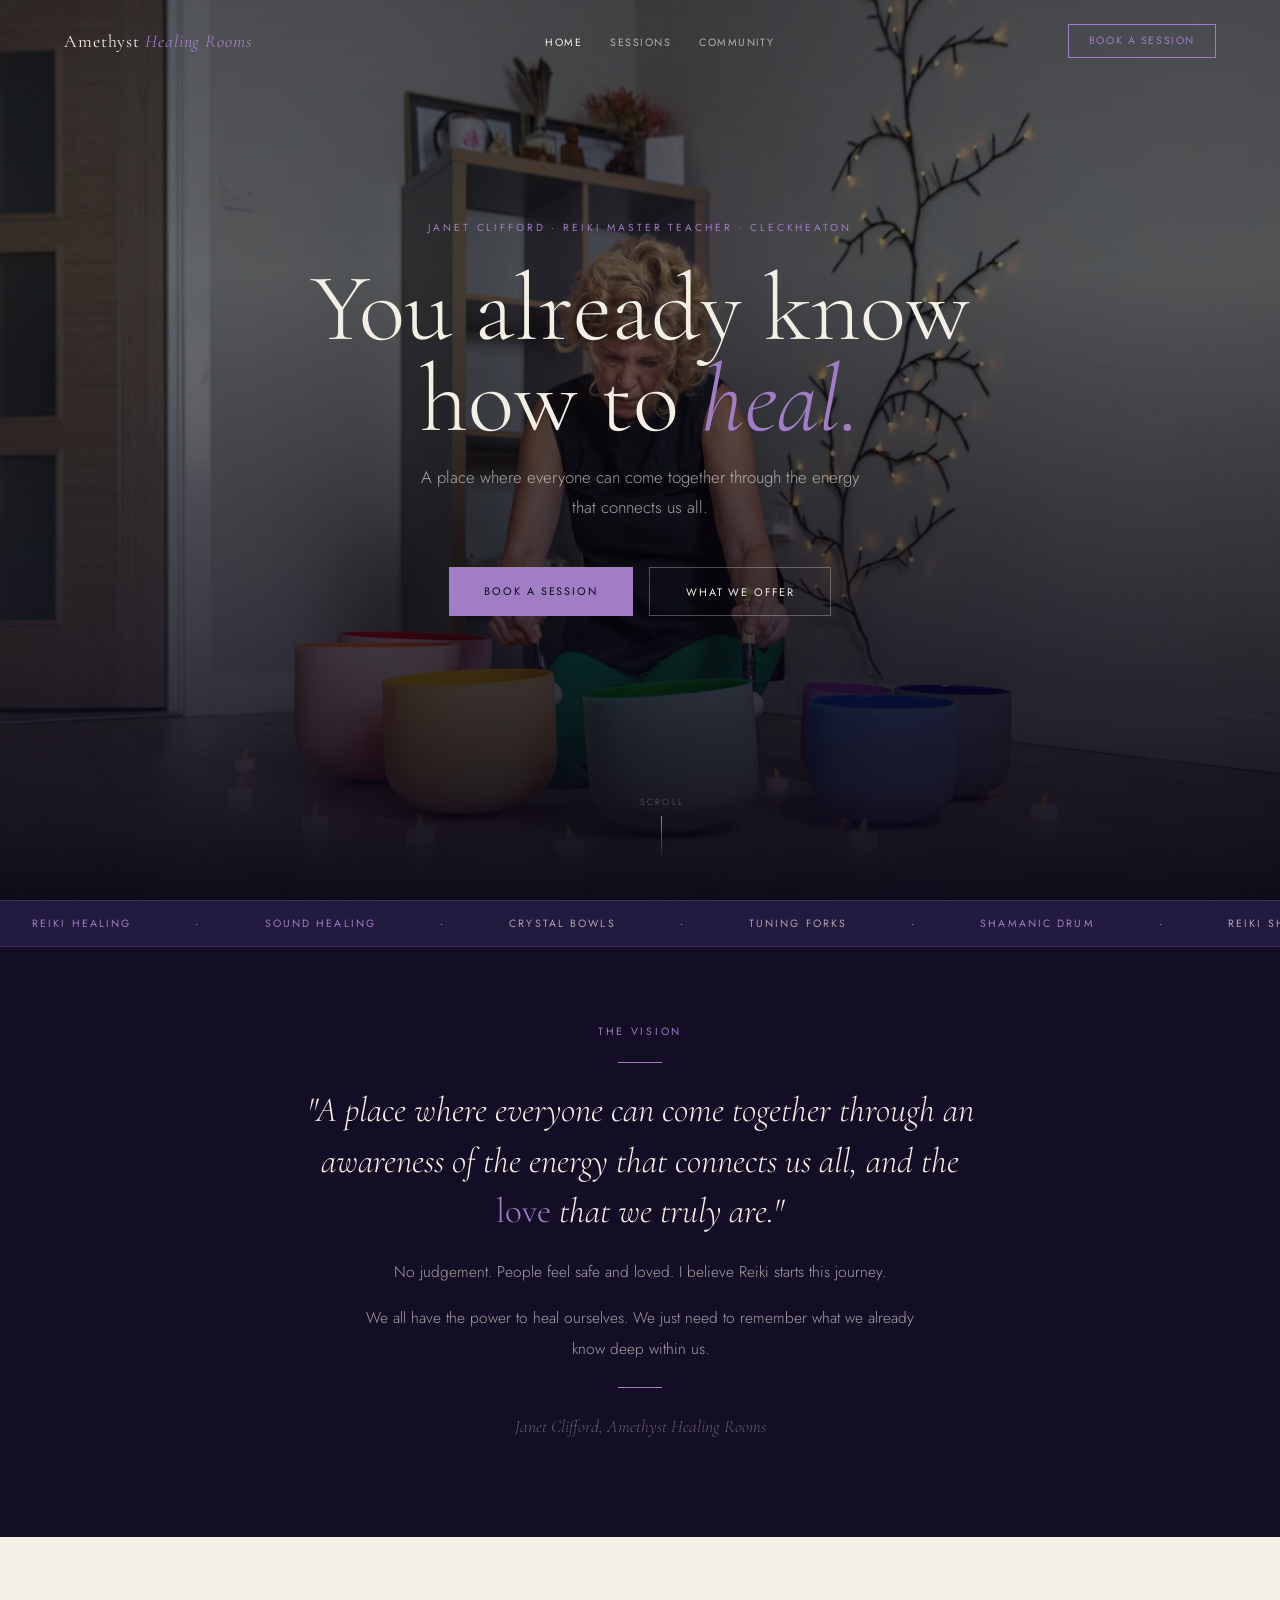
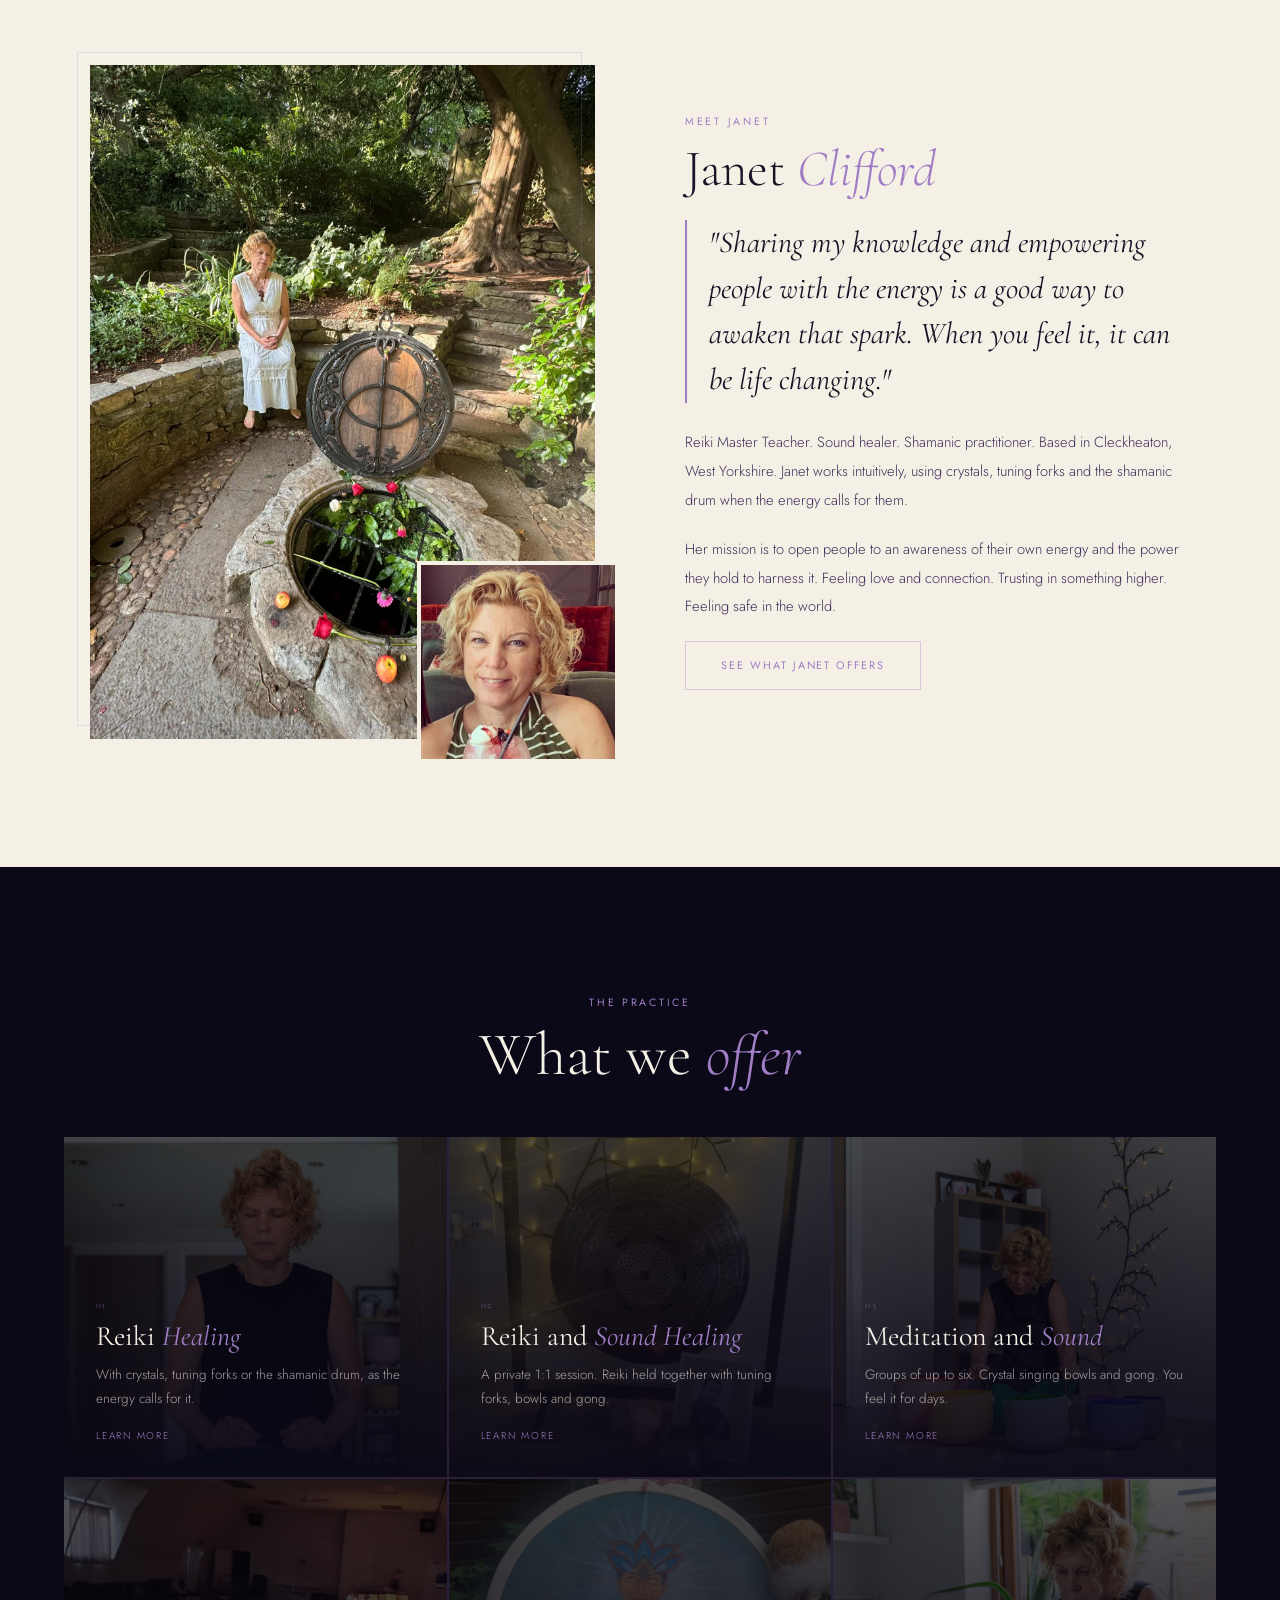
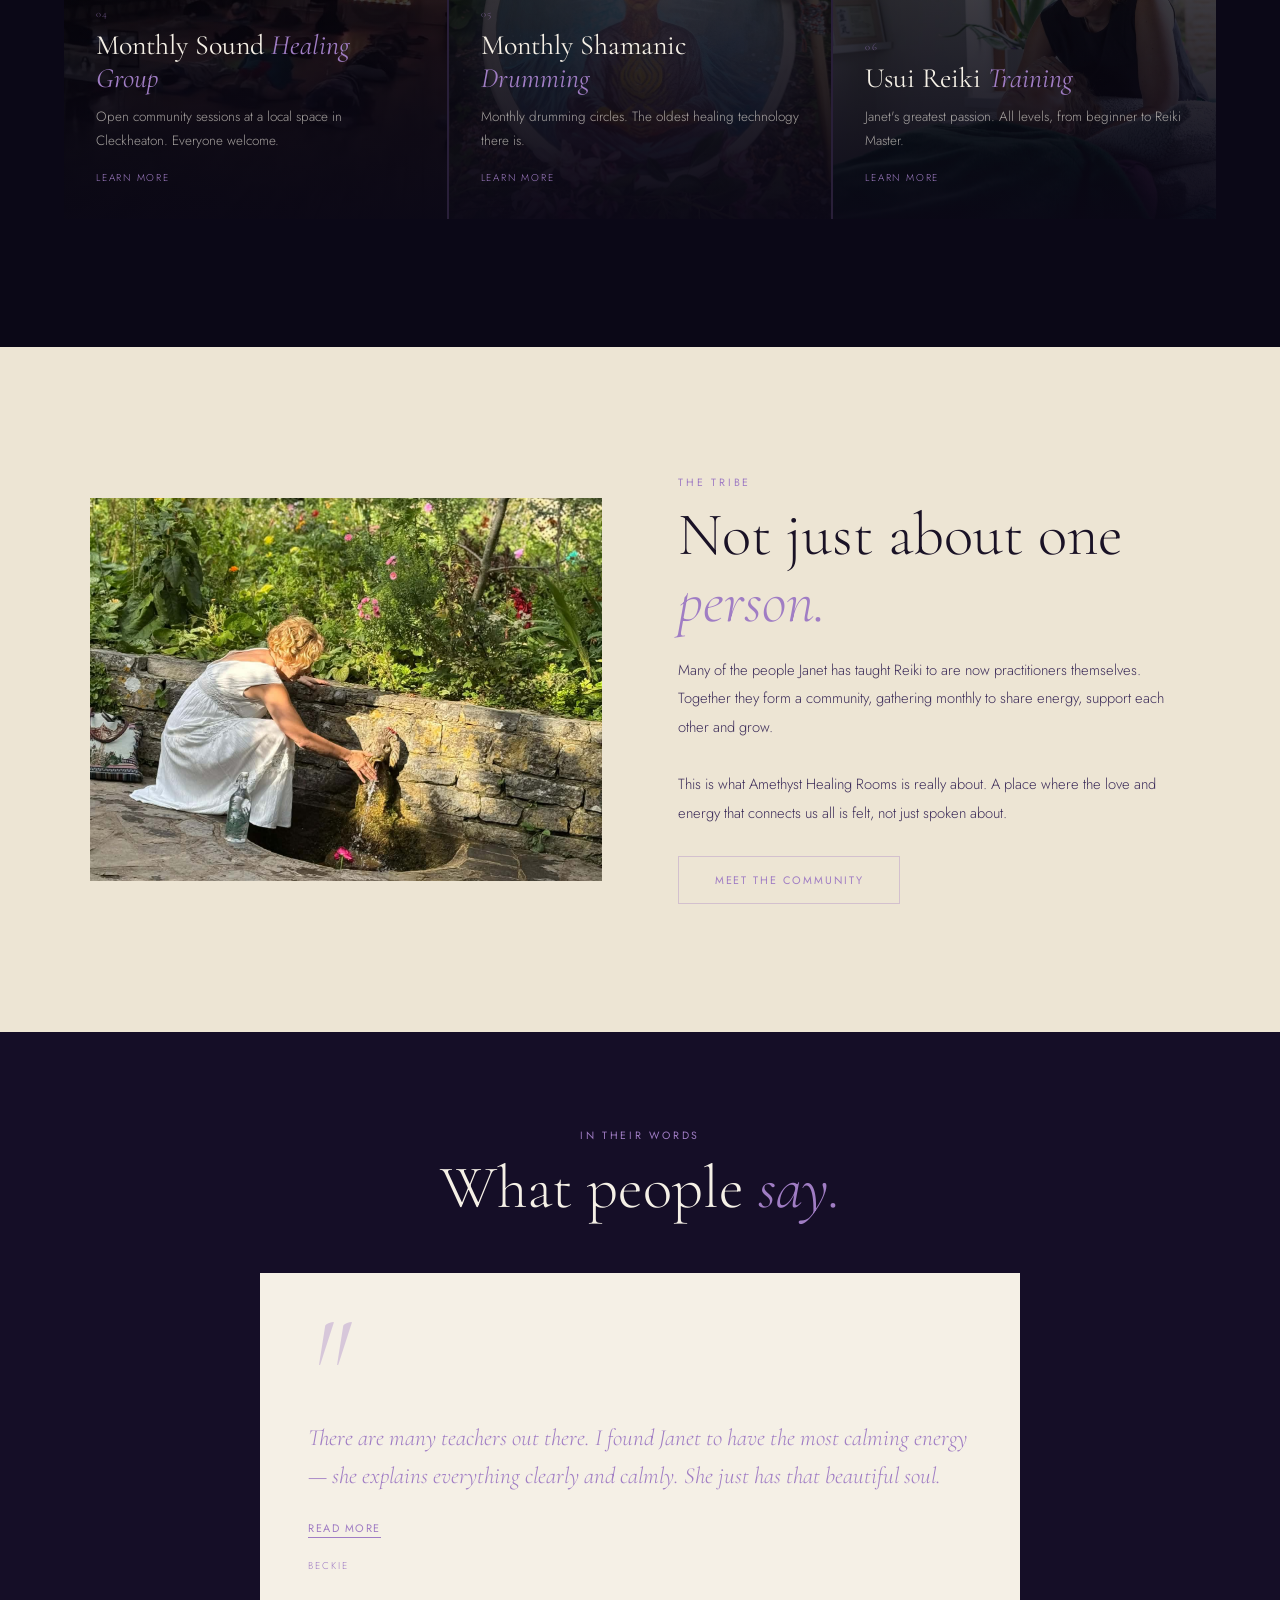
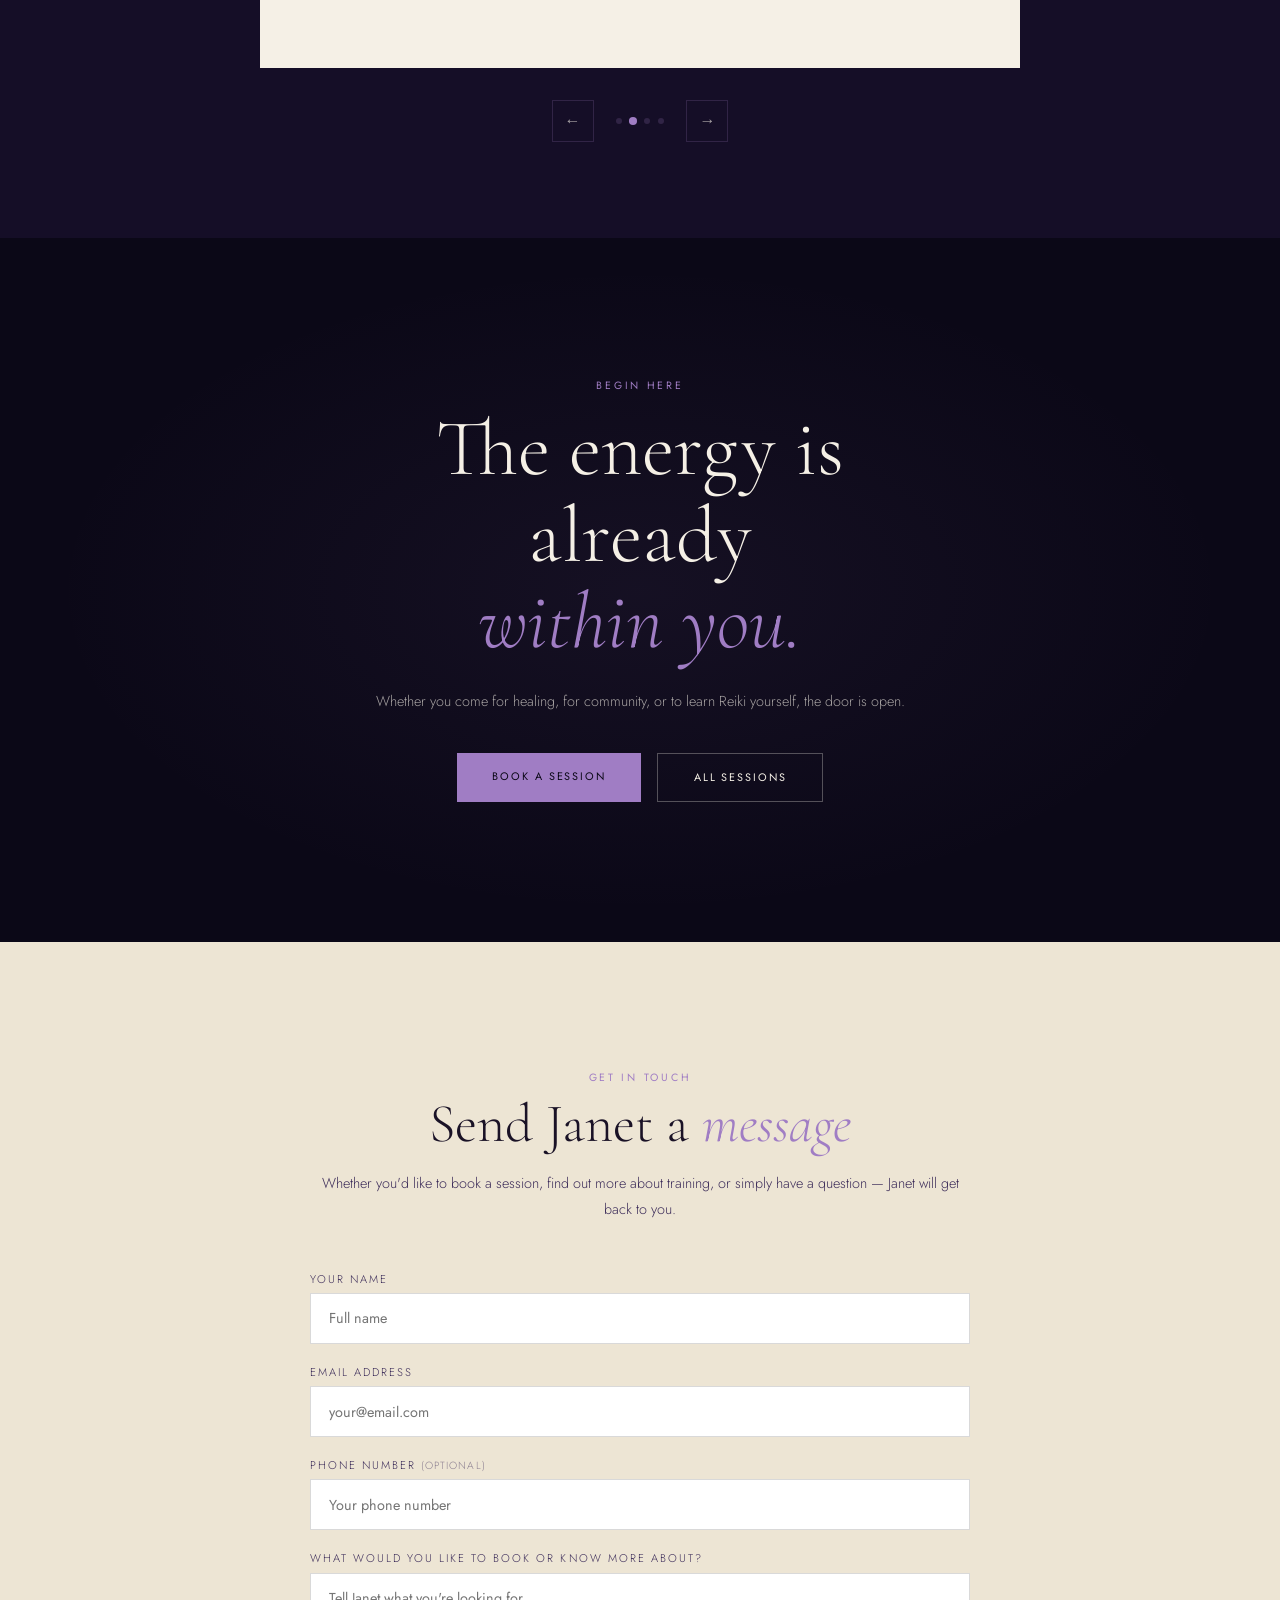
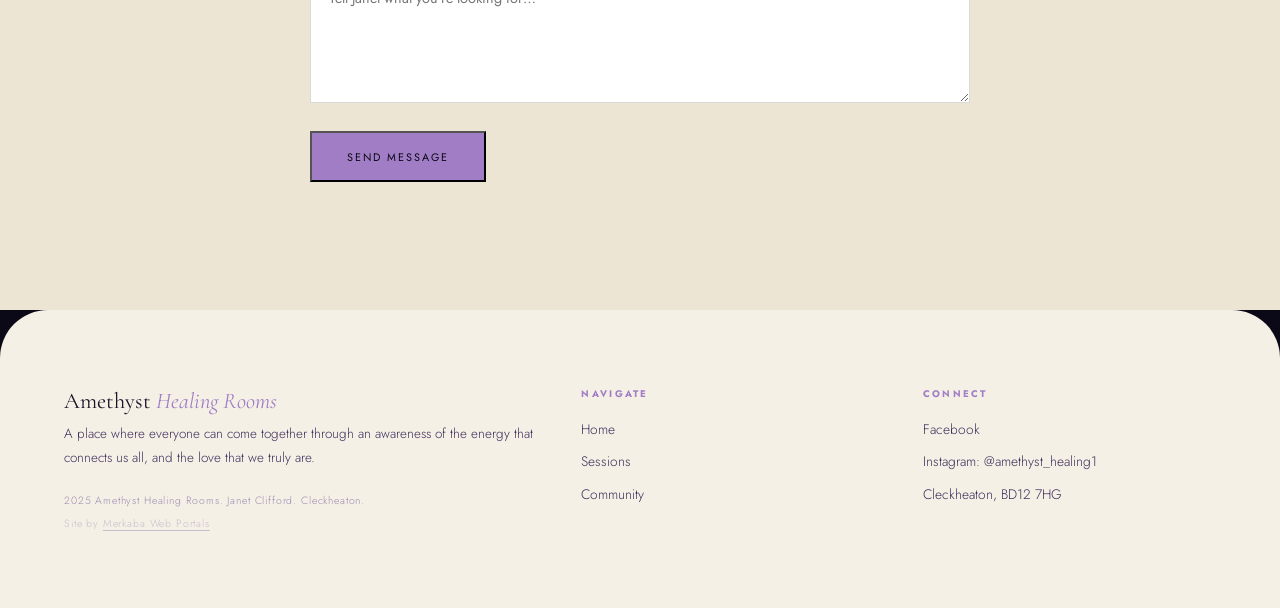
<file: index.html>
﻿<!DOCTYPE html>
<html lang="en">
<head>
  <meta charset="UTF-8">
  <meta name="viewport" content="width=device-width, initial-scale=1.0">
  <title>Amethyst Healing Rooms — Janet Clifford · Reiki and Sound Healing · Cleckheaton</title>
  <meta name="description" content="A place where everyone can come together through the energy that connects us all. Reiki, sound healing and community in Cleckheaton, West Yorkshire.">
  <meta property="og:type" content="website">
  <meta property="og:url" content="https://www.amethysthealingrooms.com/">
  <meta property="og:title" content="Amethyst Healing Rooms — Reiki &amp; Sound Healing, Cleckheaton">
  <meta property="og:description" content="A place where everyone can come together through the energy that connects us all. Reiki, sound healing and community in Cleckheaton, West Yorkshire.">
  <meta property="og:image" content="https://www.amethysthealingrooms.com/og-image.png">
  <meta property="og:site_name" content="Amethyst Healing Rooms">
  <meta name="twitter:card" content="summary_large_image">
  <meta name="twitter:title" content="Amethyst Healing Rooms — Reiki &amp; Sound Healing, Cleckheaton">
  <meta name="twitter:description" content="A place where everyone can come together through the energy that connects us all. Reiki, sound healing and community in Cleckheaton, West Yorkshire.">
  <meta name="twitter:image" content="https://www.amethysthealingrooms.com/og-image.png">
  <link rel="canonical" href="https://www.amethysthealingrooms.com/">
  <link rel="icon" type="image/png" href="favicon.png">
  <link rel="preconnect" href="https://fonts.googleapis.com">
  <link rel="preconnect" href="https://fonts.gstatic.com" crossorigin>
  <link href="https://fonts.googleapis.com/css2?family=Cormorant+Garamond:ital,wght@0,300;0,400;0,500;1,300;1,400;1,500;1,600&family=Jost:wght@300;400;500&display=swap" rel="stylesheet">
  <link rel="stylesheet" href="styles.css">
  <script type="application/ld+json">
  {
    "@context": "https://schema.org",
    "@graph": [
      {
        "@type": "LocalBusiness",
        "@id": "https://www.amethysthealingrooms.com/#business",
        "name": "Amethyst Healing Rooms",
        "description": "Reiki, sound healing and community in Cleckheaton, West Yorkshire. Run by Janet Clifford, Usui Reiki Master Teacher, sound healer and shamanic practitioner.",
        "url": "https://www.amethysthealingrooms.com/",
        "telephone": "",
        "email": "",
        "address": {
          "@type": "PostalAddress",
          "addressLocality": "Cleckheaton",
          "addressRegion": "West Yorkshire",
          "postalCode": "BD12 7HG",
          "addressCountry": "GB"
        },
        "geo": {
          "@type": "GeoCoordinates",
          "latitude": "53.7245",
          "longitude": "-1.7185"
        },
        "image": "https://www.amethysthealingrooms.com/og-image.png",
        "priceRange": "££",
        "sameAs": [
          "https://www.facebook.com/profile.php?id=100086459901449"
        ],
        "hasOfferCatalog": {
          "@type": "OfferCatalog",
          "name": "Healing Sessions & Reiki Training",
          "itemListElement": [
            { "@type": "Offer", "itemOffered": { "@type": "Service", "name": "Reiki Healing (1:1)" } },
            { "@type": "Offer", "itemOffered": { "@type": "Service", "name": "Reiki and Sound Healing (1:1)" } },
            { "@type": "Offer", "itemOffered": { "@type": "Service", "name": "Meditation and Sound Healing (Group)" } },
            { "@type": "Offer", "itemOffered": { "@type": "Service", "name": "Distant Healing" } },
            { "@type": "Offer", "itemOffered": { "@type": "Service", "name": "Usui Reiki Training — Level 1", "offers": { "@type": "Offer", "price": "100", "priceCurrency": "GBP" } } },
            { "@type": "Offer", "itemOffered": { "@type": "Service", "name": "Usui Reiki Training — Level 2", "offers": { "@type": "Offer", "price": "150", "priceCurrency": "GBP" } } },
            { "@type": "Offer", "itemOffered": { "@type": "Service", "name": "Usui Reiki Training — Level 3 (Master)", "offers": { "@type": "Offer", "price": "250", "priceCurrency": "GBP" } } }
          ]
        }
      },
      {
        "@type": "Person",
        "@id": "https://www.amethysthealingrooms.com/#janet",
        "name": "Janet Clifford",
        "jobTitle": "Usui Reiki Master Teacher",
        "description": "Usui Reiki Master Teacher, sound healer and shamanic practitioner based in Cleckheaton, West Yorkshire.",
        "worksFor": { "@id": "https://www.amethysthealingrooms.com/#business" },
        "sameAs": [
          "https://www.facebook.com/profile.php?id=100086459901449"
        ]
      },
      {
        "@type": "WebSite",
        "@id": "https://www.amethysthealingrooms.com/#website",
        "url": "https://www.amethysthealingrooms.com/",
        "name": "Amethyst Healing Rooms",
        "publisher": { "@id": "https://www.amethysthealingrooms.com/#business" }
      }
    ]
  }
  </script>
  <style>
    /* HERO */
    #hero {
      position: relative; height: 100dvh; max-height: 100dvh;
      display: flex; flex-direction: column;
      align-items: center; justify-content: center;
      text-align: center; overflow: hidden;
    }
    .hero-bg {
      position: absolute; inset: 0;
      background-image: url('662821507_798593122872281_5762162272473588394_n.jpg');
      background-size: cover; background-position: center 25%;
      filter: brightness(0.48);
    }
    .hero-overlay {
      position: absolute; inset: 0;
      background: linear-gradient(to bottom,
        rgba(11,8,23,0.2) 0%, rgba(11,8,23,0.05) 30%,
        rgba(11,8,23,0.5) 70%, rgba(11,8,23,0.95) 100%);
    }
    .hero-glow {
      position: absolute; top: 8%; left: 50%; transform: translateX(-50%);
      width: 420px; height: 420px;
      background: radial-gradient(circle, rgba(160,125,196,0.1) 0%, transparent 65%);
      pointer-events: none;
    }
    .hero-content {
      position: relative; z-index: 2;
      padding: clamp(1.5rem,4vw,3rem) clamp(1.5rem,5vw,4rem) clamp(5rem,9vw,7rem);
      max-width: 800px;
    }
    .hero-eyebrow {
      font-size: 0.64rem; font-weight: 400;
      letter-spacing: 0.28em; text-transform: uppercase;
      color: var(--acc); margin-bottom: 1.75rem;
      animation: fadeUp 1s ease 0.15s both;
    }
    .hero-h1 {
      font-family: 'Cormorant Garamond', serif;
      font-size: clamp(3.2rem, 8vw, 6rem);
      font-weight: 300; line-height: 0.95;
      color: var(--tl); margin-bottom: 1rem;
      animation: fadeUp 1s ease 0.35s both;
    }
    .hero-h1 em { color: var(--acc); }
    .hero-sub {
      font-size: clamp(0.88rem,1.8vw,1.05rem); font-weight: 300;
      line-height: 1.82; color: var(--tm);
      max-width: 460px; margin: 0 auto 2.8rem;
      animation: fadeUp 1s ease 0.55s both;
    }
    .hero-ctas {
      display: flex; gap: 1rem; justify-content: center; flex-wrap: wrap;
      animation: fadeUp 1s ease 0.75s both;
    }
    .hero-scroll {
      position: absolute; bottom: 2.5rem; left: 50%; transform: translateX(-50%);
      z-index: 2; display: flex; flex-direction: column; align-items: center; gap: 0.5rem;
      animation: fadeUp 1s ease 1.1s both;
    }
    .hero-scroll span { font-size: 0.56rem; letter-spacing: 0.24em; text-transform: uppercase; color: var(--td); }
    .scroll-line {
      width: 1px; height: 44px;
      background: linear-gradient(to bottom, var(--acc), transparent);
      animation: linePulse 2s ease infinite;
    }
    @keyframes linePulse { 0%,100%{opacity:.35} 50%{opacity:1} }

    /* VISION */
    #vision {
      position: relative;
      background-image: url('475765344_607207422171249_840373060851223144_n.jpg');
      background-size: cover; background-position: center;
      background-attachment: fixed;
      padding: clamp(3rem,6vw,5rem) clamp(1.5rem,5vw,4rem);
      text-align: center; overflow: hidden;
    }
    #vision::before {
      content: ''; position: absolute; inset: 0;
      background: var(--deep); opacity: 0.88; z-index: 0;
    }
    .vision-inner { position: relative; max-width: 700px; margin: 0 auto; }
    .vision-quote {
      font-family: 'Cormorant Garamond', serif;
      font-size: clamp(1.5rem, 3.2vw, 2.2rem);
      font-weight: 300; font-style: italic; line-height: 1.44;
      color: var(--tl); margin: 1rem 0 1.25rem;
    }
    .vision-quote em { font-style: normal; color: var(--acc); }
    .vision-body {
      font-size: clamp(0.88rem,1.5vw,0.97rem);
      line-height: 1.96; color: var(--tm);
      max-width: 560px; margin: 0 auto 1rem;
    }

    /* MEET JANET */
    #meet {
      background: var(--cream); color: var(--ink);
      padding: clamp(5rem,10vw,8rem) clamp(1.5rem,5vw,4rem);
    }
    .meet-grid {
      display: grid; grid-template-columns: 1fr 1fr;
      gap: clamp(3rem,7vw,6rem);
      max-width: 1100px; margin: 0 auto; align-items: center;
    }
    .meet-img-wrap { position: relative; }
    .meet-img-main {
      width: 100%; aspect-ratio: 3/4;
      object-fit: cover; object-position: center top;
    }
    .meet-img-accent {
      position: absolute; bottom: -1.5rem; right: -1.5rem;
      width: 40%; aspect-ratio: 1;
      object-fit: cover; object-position: center top;
      border: 4px solid var(--cream);
    }
    .meet-frame {
      position: absolute; top: -0.8rem; left: -0.8rem;
      right: 0.8rem; bottom: 0.8rem;
      border: 1px solid var(--acc-dim); pointer-events: none;
    }
    .meet-name {
      font-family: 'Cormorant Garamond', serif;
      font-size: clamp(2rem,5vw,3.2rem);
      font-weight: 300; line-height: 1.1; color: var(--ink); margin: 0.75rem 0;
    }
    .meet-name em { color: var(--acc); }
    .meet-pull {
      font-family: 'Cormorant Garamond', serif;
      font-size: clamp(1.3rem,2.6vw,1.9rem);
      font-weight: 400; font-style: italic; line-height: 1.5;
      color: var(--ink); border-left: 2px solid var(--acc);
      padding-left: 1.4rem; margin: 1.4rem 0 1.6rem;
    }
    .meet-body { font-size: 0.92rem; line-height: 1.96; color: var(--ink2); margin-bottom: 1.25rem; }

    /* SERVICES GRID */
    #services {
      background: var(--void);
      padding: clamp(5rem,10vw,8rem) clamp(1.5rem,5vw,4rem);
    }
    .sec-header { text-align: center; max-width: 520px; margin: 0 auto 3rem; }
    .svc-grid {
      display: grid; grid-template-columns: repeat(3, 1fr);
      gap: 2px; max-width: 1200px; margin: 0 auto;
      background: var(--acc-dim);
    }

    /* COMMUNITY TEASER */
    #community-tease {
      background: var(--parch); color: var(--ink);
      padding: clamp(5rem,10vw,8rem) clamp(1.5rem,5vw,4rem);
    }
    .comm-grid {
      display: grid; grid-template-columns: 1fr 1fr;
      gap: clamp(3rem,6vw,5rem);
      max-width: 1100px; margin: 0 auto; align-items: center;
    }
    .comm-img { width: 100%; aspect-ratio: 4/3; object-fit: cover; }
    .comm-title {
      font-family: 'Cormorant Garamond', serif;
      font-size: clamp(2.2rem,5.5vw,3.8rem);
      font-weight: 300; line-height: 1.1;
      color: var(--ink); margin: 0.75rem 0 1.25rem;
    }
    .comm-title em { color: var(--acc); }
    .comm-body { font-size: 0.92rem; line-height: 1.96; color: var(--ink2); margin-bottom: 1.75rem; }


    /* TESTIMONIAL CAROUSEL */
    .tc-band {
      background: var(--deep);
      padding: clamp(4rem,8vw,6rem) clamp(1.5rem,5vw,4rem);
    }
    .tc-head {
      text-align: center; margin-bottom: clamp(2.5rem,4vw,3.5rem);
    }
    .tc-wrap {
      max-width: 760px; margin: 0 auto; position: relative;
    }
    .tc-stage { overflow: hidden; }
    .tc-track {
      display: flex;
      transition: transform 0.5s cubic-bezier(0.4, 0, 0.2, 1);
    }
    .tc-card {
      flex: 0 0 100%;
      background: var(--cream);
      padding: clamp(2.5rem,5vw,3.5rem) clamp(2rem,4vw,3rem);
      position: relative;
    }
    .tc-qmark {
      font-family: 'Cormorant Garamond', serif;
      font-size: 8rem; line-height: 0.55;
      color: var(--acc); opacity: 0.35;
      display: block; margin-bottom: 1.2rem;
      font-style: italic; user-select: none;
    }
    .tc-quote {
      font-family: 'Cormorant Garamond', serif;
      font-size: clamp(1.15rem,2vw,1.45rem);
      font-style: italic; font-weight: 300;
      line-height: 1.65; color: var(--acc);
      margin-bottom: 1.25rem;
    }
    .tc-more {
      display: inline-block; background: none; border: none;
      border-bottom: 1px solid var(--acc); padding: 0 0 1px;
      font-family: 'Jost', sans-serif;
      font-size: 0.68rem; letter-spacing: 0.14em;
      text-transform: uppercase; color: var(--acc);
      cursor: pointer; margin-bottom: 1.25rem;
      transition: opacity 0.2s;
    }
    .tc-more:hover { opacity: 0.65; }
    .tc-attr {
      display: block; font-size: 0.62rem;
      letter-spacing: 0.2em; text-transform: uppercase; color: var(--acc);
    }
    .tc-nav {
      display: flex; align-items: center;
      justify-content: center; gap: 1.4rem; margin-top: 2rem;
    }
    .tc-arrow {
      width: 42px; height: 42px;
      background: none; border: 1px solid var(--acc-dim);
      color: var(--tm); font-size: 1rem; cursor: pointer;
      display: flex; align-items: center; justify-content: center;
      transition: border-color 0.2s, color 0.2s;
    }
    .tc-arrow:hover { border-color: var(--acc); color: var(--acc); }
    .tc-dots { display: flex; gap: 0.5rem; }
    .tc-dot {
      width: 6px; height: 6px; border-radius: 50%;
      background: var(--acc-dim); border: none;
      cursor: pointer; padding: 0;
      transition: background 0.25s, transform 0.25s;
    }
    .tc-dot.active { background: var(--acc); transform: scale(1.35); }

    /* LIGHTBOX */
    .t-lightbox {
      position: fixed; inset: 0; z-index: 900;
      background: rgba(11,8,23,0.92);
      display: flex; align-items: center; justify-content: center;
      padding: 2rem;
      opacity: 0; pointer-events: none;
      transition: opacity 0.28s;
    }
    .t-lightbox.open { opacity: 1; pointer-events: all; }
    .t-lb-inner {
      max-width: 640px; width: 100%;
      background: var(--mid); padding: clamp(2.5rem,5vw,4rem);
      position: relative;
    }
    .t-lb-qmark {
      font-family: 'Cormorant Garamond', serif;
      font-size: 5rem; line-height: 0.5;
      color: var(--acc); opacity: 0.25;
      display: block; margin-bottom: 1.5rem; font-style: italic;
    }
    .t-lb-quote {
      font-family: 'Cormorant Garamond', serif;
      font-size: clamp(1.05rem,1.8vw,1.3rem);
      font-style: italic; font-weight: 300;
      line-height: 1.7; color: var(--tl); margin-bottom: 1.5rem;
    }
    .t-lb-attr {
      font-size: 0.62rem; letter-spacing: 0.2em;
      text-transform: uppercase; color: var(--acc);
    }
    .t-lb-close {
      position: absolute; top: 1rem; right: 1.2rem;
      background: none; border: none; cursor: pointer;
      font-size: 1.6rem; color: var(--td); line-height: 1;
      transition: color 0.2s;
    }
    .t-lb-close:hover { color: var(--tl); }

    /* MOBILE */
    @media (max-width: 900px) {
      .svc-grid { grid-template-columns: repeat(2, 1fr); }
      .events-grid { grid-template-columns: 1fr; gap: 2px; }
    }
    @media (max-width: 768px) {
      .meet-grid, .comm-grid { grid-template-columns: 1fr; }
      .meet-img-accent { display: none; }
      .hero-h1 { font-size: clamp(3rem,13vw,5rem); }
    }
    @media (max-width: 480px) {
      .svc-grid { grid-template-columns: 1fr; }
    }
    /* iOS: background-attachment:fixed is broken on Safari/WebKit */
    @media (max-width: 1024px) {
      #vision { background-attachment: scroll; }
    }
  </style>
</head>
<body>

<nav id="nav">
  <a href="/" class="nav-logo">Amethyst <span>Healing Rooms</span></a>
  <ul class="nav-links">
    <li><a href="/" class="active">Home</a></li>
    <li><a href="sessions.html">Sessions</a></li>
    <li><a href="community.html">Community</a></li>
  </ul>
  <a href="#contact" class="nav-cta">Book a Session</a>
  <button class="hamburger" aria-label="Menu"><span></span><span></span><span></span></button>
</nav>

<!-- HERO -->
<section id="hero">
  <div class="hero-bg"></div>
  <div class="hero-overlay"></div>
  <div class="hero-glow"></div>
  <div class="hero-content">
    <p class="hero-eyebrow">Janet Clifford · Reiki Master Teacher · Cleckheaton</p>
    <h1 class="hero-h1">You already know<br>how to <em>heal.</em></h1>
    <p class="hero-sub">A place where everyone can come together through the energy that connects us all.</p>
    <div class="hero-ctas">
      <a href="#contact" class="btn-solid">Book a Session</a>
      <a href="sessions.html" class="btn-outline">What We Offer</a>
    </div>
  </div>
  <div class="hero-scroll"><span>Scroll</span><div class="scroll-line"></div></div>
</section>

<!-- TICKER -->
<div class="ticker-wrap">
  <div class="ticker-track">
    <span class="ticker-item hl">Reiki Healing</span>
    <span class="ticker-item">·</span>
    <span class="ticker-item hl">Sound Healing</span>
    <span class="ticker-item">·</span>
    <span class="ticker-item">Crystal Bowls</span>
    <span class="ticker-item">·</span>
    <span class="ticker-item">Tuning Forks</span>
    <span class="ticker-item">·</span>
    <span class="ticker-item hl">Shamanic Drum</span>
    <span class="ticker-item">·</span>
    <span class="ticker-item">Reiki Shares</span>
    <span class="ticker-item">·</span>
    <span class="ticker-item hl">Usui Reiki Training</span>
    <span class="ticker-item">·</span>
    <span class="ticker-item">Monthly Circles</span>
    <span class="ticker-item">·</span>
    <span class="ticker-item">Cleckheaton, West Yorkshire</span>
    <span class="ticker-item">·</span>
    <!-- duplicate for seamless loop -->
    <span class="ticker-item hl">Reiki Healing</span>
    <span class="ticker-item">·</span>
    <span class="ticker-item hl">Sound Healing</span>
    <span class="ticker-item">·</span>
    <span class="ticker-item">Crystal Bowls</span>
    <span class="ticker-item">·</span>
    <span class="ticker-item">Tuning Forks</span>
    <span class="ticker-item">·</span>
    <span class="ticker-item hl">Shamanic Drum</span>
    <span class="ticker-item">·</span>
    <span class="ticker-item">Reiki Shares</span>
    <span class="ticker-item">·</span>
    <span class="ticker-item hl">Usui Reiki Training</span>
    <span class="ticker-item">·</span>
    <span class="ticker-item">Monthly Circles</span>
    <span class="ticker-item">·</span>
    <span class="ticker-item">Cleckheaton, West Yorkshire</span>
    <span class="ticker-item">·</span>
  </div>
</div>

<!-- VISION -->
<section id="vision">
  <div class="vision-inner">
    <span class="eyebrow rv">The Vision</span>
    <div class="divider divider-c rv"></div>
    <blockquote class="vision-quote rv d1">
      "A place where everyone can come together through an awareness of the energy that connects us all, and the <em>love</em> that we truly are."
    </blockquote>
    <p class="vision-body rv d2">No judgement. People feel safe and loved. I believe Reiki starts this journey.</p>
    <p class="vision-body rv d2">We all have the power to heal ourselves. We just need to remember what we already know deep within us.</p>
    <div class="divider divider-c rv d3"></div>
    <p class="vision-body rv d3" style="font-family:'Cormorant Garamond',serif; font-style:italic; font-size:clamp(0.95rem,1.8vw,1.1rem); color:var(--td);">Janet Clifford, Amethyst Healing Rooms</p>
  </div>
</section>

<!-- MEET JANET -->
<section id="meet">
  <div class="meet-grid">
    <div class="meet-img-wrap rv">
      <div class="meet-frame"></div>
      <img class="meet-img-main" src="657449893_1251848930348039_2464343206332712562_n.jpg" alt="Janet Clifford at a sacred garden well">
      <img class="meet-img-accent" src="661472770_879750938446454_1947353881289032312_n.jpg" alt="Janet Clifford">
    </div>
    <div class="rv d1">
      <span class="eyebrow" style="color:var(--acc);">Meet Janet</span>
      <h2 class="meet-name">Janet <em>Clifford</em></h2>
      <blockquote class="meet-pull">"Sharing my knowledge and empowering people with the energy is a good way to awaken that spark. When you feel it, it can be life changing."</blockquote>
      <p class="meet-body">Reiki Master Teacher. Sound healer. Shamanic practitioner. Based in Cleckheaton, West Yorkshire. Janet works intuitively, using crystals, tuning forks and the shamanic drum when the energy calls for them.</p>
      <p class="meet-body">Her mission is to open people to an awareness of their own energy and the power they hold to harness it. Feeling love and connection. Trusting in something higher. Feeling safe in the world.</p>
      <a href="sessions.html" class="btn-outline-dark">See what Janet offers</a>
    </div>
  </div>
</section>

<!-- SERVICES OVERVIEW -->
<section id="services">
  <div class="sec-header">
    <span class="eyebrow rv">The Practice</span>
    <h2 class="sec-title rv d1">What we <em>offer</em></h2>
  </div>
  <div class="svc-grid">

    <div class="svc-card rv">
      <div class="svc-bg" style="background-image:url('657006863_1478873307169885_1280441542871272468_n.jpg')"></div>
      <div class="svc-overlay"></div>
      <div class="svc-content">
        <p class="svc-num">01</p>
        <h3 class="svc-name">Reiki <em>Healing</em></h3>
        <p class="svc-desc">With crystals, tuning forks or the shamanic drum, as the energy calls for it.</p>
        <a href="sessions.html#reiki" class="svc-link">Learn more</a>
      </div>
    </div>

    <div class="svc-card rv d1">
      <div class="svc-bg" style="background-image:url('683722223_1757088048811352_3911941747473160354_n.jpg')"></div>
      <div class="svc-overlay"></div>
      <div class="svc-content">
        <p class="svc-num">02</p>
        <h3 class="svc-name">Reiki and <em>Sound Healing</em></h3>
        <p class="svc-desc">A private 1:1 session. Reiki held together with tuning forks, bowls and gong.</p>
        <a href="sessions.html#sound-reiki" class="svc-link">Learn more</a>
      </div>
    </div>

    <div class="svc-card rv d2">
      <div class="svc-bg" style="background-image:url('662821507_798593122872281_5762162272473588394_n.jpg')"></div>
      <div class="svc-overlay"></div>
      <div class="svc-content">
        <p class="svc-num">03</p>
        <h3 class="svc-name">Meditation and <em>Sound</em></h3>
        <p class="svc-desc">Groups of up to six. Crystal singing bowls and gong. You feel it for days.</p>
        <a href="sessions.html#meditation" class="svc-link">Learn more</a>
      </div>
    </div>

    <div class="svc-card rv">
      <div class="svc-bg" style="background-image:url('686034269_1567729874747461_2018483767461585916_n.jpg')"></div>
      <div class="svc-overlay"></div>
      <div class="svc-content">
        <p class="svc-num">04</p>
        <h3 class="svc-name">Monthly Sound <em>Healing Group</em></h3>
        <p class="svc-desc">Open community sessions at a local space in Cleckheaton. Everyone welcome.</p>
        <a href="community.html#gatherings" class="svc-link">Learn more</a>
      </div>
    </div>

    <div class="svc-card rv d1">
      <div class="svc-bg" style="background-image:url('682594759_938043035763638_7279739859684300059_n.jpg')"></div>
      <div class="svc-overlay"></div>
      <div class="svc-content">
        <p class="svc-num">05</p>
        <h3 class="svc-name">Monthly Shamanic <em>Drumming</em></h3>
        <p class="svc-desc">Monthly drumming circles. The oldest healing technology there is.</p>
        <a href="community.html#gatherings" class="svc-link">Learn more</a>
      </div>
    </div>

    <div class="svc-card rv d2">
      <div class="svc-bg" style="background-image:url('657459252_980108297830778_6736310075188424402_n.jpg')"></div>
      <div class="svc-overlay"></div>
      <div class="svc-content">
        <p class="svc-num">06</p>
        <h3 class="svc-name">Usui Reiki <em>Training</em></h3>
        <p class="svc-desc">Janet's greatest passion. All levels, from beginner to Reiki Master.</p>
        <a href="sessions.html#training" class="svc-link">Learn more</a>
      </div>
    </div>

  </div>
</section>

<!-- COMMUNITY TEASER -->
<section id="community-tease">
  <div class="comm-grid">
    <div class="rv">
      <img src="657253396_1440155630983374_4627450917287759395_n.jpg" class="comm-img" alt="Janet at a sacred healing garden">
    </div>
    <div class="rv d1">
      <span class="eyebrow" style="color:var(--acc);">The Tribe</span>
      <h2 class="comm-title">Not just about one <em>person.</em></h2>
      <p class="comm-body">Many of the people Janet has taught Reiki to are now practitioners themselves. Together they form a community, gathering monthly to share energy, support each other and grow.</p>
      <p class="comm-body">This is what Amethyst Healing Rooms is really about. A place where the love and energy that connects us all is felt, not just spoken about.</p>
      <a href="community.html" class="btn-outline-dark">Meet the community</a>
    </div>
  </div>
</section>

<!-- TESTIMONIALS CAROUSEL -->
<div class="tc-band">
  <div class="tc-head rv">
    <span class="eyebrow">In Their Words</span>
    <h2 class="sec-title" style="color:var(--tl);">What people <em>say.</em></h2>
  </div>
  <div class="tc-wrap rv d1">
    <div class="tc-stage">
      <div class="tc-track" id="tcTrack">

        <div class="tc-card">
          <span class="tc-qmark">"</span>
          <p class="tc-quote">Reiki has had a massive impact on my life for the better. It makes me feel relaxed, calm and at peace. I now feel more aligned with myself, other people and the universe — we are all connected.</p>
          <button class="tc-more" data-lb="tlb0">Read more</button>
          <span class="tc-attr">Dionne</span>
        </div>

        <div class="tc-card">
          <span class="tc-qmark">"</span>
          <p class="tc-quote">There are many teachers out there. I found Janet to have the most calming energy — she explains everything clearly and calmly. She just has that beautiful soul.</p>
          <button class="tc-more" data-lb="tlb1">Read more</button>
          <span class="tc-attr">Beckie</span>
        </div>

        <div class="tc-card">
          <span class="tc-qmark">"</span>
          <p class="tc-quote">Janet is a fantastic practitioner. She's kind, considerate, empathic and has a great energy about her. I've really enjoyed the sessions we've had together and look forward to continuing more in the future.</p>
          <span class="tc-attr">Chris</span>
        </div>

        <div class="tc-card">
          <span class="tc-qmark">"</span>
          <p class="tc-quote">I'd never really understood what Reiki did for others. I tried it a few times without feeling much — I kept listening to others talk about how it helped them, so I knew there must be something in it for me too.</p>
          <button class="tc-more" data-lb="tlb2">Read more</button>
          <span class="tc-attr">Katie</span>
        </div>

      </div>
    </div>
    <div class="tc-nav">
      <button class="tc-arrow" id="tcPrev">&#8592;</button>
      <div class="tc-dots" id="tcDots"></div>
      <button class="tc-arrow" id="tcNext">&#8594;</button>
    </div>
  </div>
</div>

<!-- LIGHTBOXES -->
<div class="t-lightbox" id="tlb0">
  <div class="t-lb-inner">
    <button class="t-lb-close" data-close="tlb0">&#215;</button>
    <span class="t-lb-qmark">"</span>
    <p class="t-lb-quote">Reiki has had a massive impact on my life for the better. It makes me feel relaxed, calm and at peace. I now feel more aligned with myself, other people and the universe — we are all connected. I do the Hatsurei Ho Reiki meditation daily, which helps me start each day with calm and clarity. I'm so blessed and grateful that Reiki was introduced to me.</p>
    <p class="t-lb-attr">Dionne</p>
  </div>
</div>

<div class="t-lightbox" id="tlb1">
  <div class="t-lb-inner">
    <button class="t-lb-close" data-close="tlb1">&#215;</button>
    <span class="t-lb-qmark">"</span>
    <p class="t-lb-quote">There are many teachers out there. I found Janet to have the most calming energy — she explains everything clearly and calmly. She just has that beautiful soul.<br><br>Reiki helped me stop and think clearly, see things differently. It calms your mind and helps you focus on what serves you and let go of what doesn't. It works differently for everyone — but give it a try. You may be pleasantly surprised how your mindset changes, and how free you become.<br><br>The transformation is gradual. Like a chrysalis to a butterfly.</p>
    <p class="t-lb-attr">Beckie</p>
  </div>
</div>

<div class="t-lightbox" id="tlb2">
  <div class="t-lb-inner">
    <button class="t-lb-close" data-close="tlb2">&#215;</button>
    <span class="t-lb-qmark">"</span>
    <p class="t-lb-quote">I'd never really understood what Reiki did for others. I tried it a few times without feeling much. I kept listening to others talk about how it helped them, so I knew there must be something in it for me too. Trying crystal bowl sound healing is how I met Janet.<br><br>When I heard she was offering training, I thought she was the best person to learn from. It was a lovely day — easy pace, no question was wrong. I particularly liked knowing there would be a monthly follow-up to practise. That was reassuring.</p>
    <p class="t-lb-attr">Katie</p>
  </div>
</div>

<!-- CTA -->
<div class="cta-band">
  <div class="cta-inner">
    <span class="eyebrow rv">Begin Here</span>
    <h2 class="cta-hl rv d1">The energy is already<br><em>within you.</em></h2>
    <p class="cta-sub rv d2">Whether you come for healing, for community, or to learn Reiki yourself, the door is open.</p>
    <div class="cta-btns rv d3">
      <a href="#contact" class="btn-solid">Book a Session</a>
      <a href="sessions.html" class="btn-outline">All Sessions</a>
    </div>
  </div>
</div>

<!-- CONTACT FORM -->
<section id="contact" style="
  background: var(--parch);
  padding: clamp(5rem,10vw,8rem) clamp(1.5rem,5vw,4rem);
">
  <div style="max-width:660px; margin:0 auto;">
    <div style="text-align:center; margin-bottom:3rem;">
      <span class="eyebrow rv" style="color:var(--acc);">Get in Touch</span>
      <h2 class="rv d1" style="
        font-family:'Cormorant Garamond',serif;
        font-size:clamp(2.2rem,5vw,3.4rem);
        font-weight:300;
        line-height:1.1;
        color:var(--ink);
        margin:0.6rem 0 1rem;
      ">Send Janet a <em style="color:var(--acc);">message</em></h2>
      <p class="rv d2" style="font-size:0.9rem;line-height:1.8;color:var(--ink2);">Whether you'd like to book a session, find out more about training, or simply have a question — Janet will get back to you.</p>
    </div>

    <form action="https://formspree.io/f/xojrkjov" method="POST" class="rv d2" style="display:flex;flex-direction:column;gap:1.25rem;">

      <div style="display:flex;flex-direction:column;gap:0.4rem;">
        <label style="font-size:0.7rem;letter-spacing:0.18em;text-transform:uppercase;color:var(--ink2);">Your Name</label>
        <input type="text" name="name" required placeholder="Full name" style="
          background:#fff;
          border:1px solid rgba(0,0,0,0.15);
          padding:0.9rem 1.1rem;
          font-family:'Jost',sans-serif;
          font-size:0.9rem;
          color:var(--ink);
          outline:none;
          transition:border-color 0.2s;
        " onfocus="this.style.borderColor='var(--acc)'" onblur="this.style.borderColor='rgba(0,0,0,0.15)'">
      </div>

      <div style="display:flex;flex-direction:column;gap:0.4rem;">
        <label style="font-size:0.7rem;letter-spacing:0.18em;text-transform:uppercase;color:var(--ink2);">Email Address</label>
        <input type="email" name="email" required placeholder="your@email.com" style="
          background:#fff;
          border:1px solid rgba(0,0,0,0.15);
          padding:0.9rem 1.1rem;
          font-family:'Jost',sans-serif;
          font-size:0.9rem;
          color:var(--ink);
          outline:none;
          transition:border-color 0.2s;
        " onfocus="this.style.borderColor='var(--acc)'" onblur="this.style.borderColor='rgba(0,0,0,0.15)'">
      </div>

      <div style="display:flex;flex-direction:column;gap:0.4rem;">
        <label style="font-size:0.7rem;letter-spacing:0.18em;text-transform:uppercase;color:var(--ink2);">Phone Number <span style="font-size:0.65rem;opacity:0.55;letter-spacing:0.1em;">(optional)</span></label>
        <input type="tel" name="phone" placeholder="Your phone number" style="
          background:#fff;
          border:1px solid rgba(0,0,0,0.15);
          padding:0.9rem 1.1rem;
          font-family:'Jost',sans-serif;
          font-size:0.9rem;
          color:var(--ink);
          outline:none;
          transition:border-color 0.2s;
        " onfocus="this.style.borderColor='var(--acc)'" onblur="this.style.borderColor='rgba(0,0,0,0.15)'">
      </div>

      <div style="display:flex;flex-direction:column;gap:0.4rem;">
        <label style="font-size:0.7rem;letter-spacing:0.18em;text-transform:uppercase;color:var(--ink2);">What would you like to book or know more about?</label>
        <textarea name="details" required rows="5" placeholder="Tell Janet what you're looking for…" style="
          background:#fff;
          border:1px solid rgba(0,0,0,0.15);
          padding:0.9rem 1.1rem;
          font-family:'Jost',sans-serif;
          font-size:0.9rem;
          color:var(--ink);
          outline:none;
          resize:vertical;
          transition:border-color 0.2s;
        " onfocus="this.style.borderColor='var(--acc)'" onblur="this.style.borderColor='rgba(0,0,0,0.15)'"></textarea>
      </div>

      <button type="submit" class="btn-solid" style="align-self:flex-start;margin-top:0.5rem;">Send Message</button>

    </form>
  </div>
</section>

<!-- FOOTER -->
<footer>
  <div class="footer-inner">
    <div class="footer-brand">
      <h2>Amethyst <em>Healing Rooms</em></h2>
      <p class="footer-tag">A place where everyone can come together through an awareness of the energy that connects us all, and the love that we truly are.</p>
      <p class="footer-copy">2025 Amethyst Healing Rooms. Janet Clifford. Cleckheaton.</p>
      <p class="footer-copy" style="margin-top:0.5rem;opacity:0.5;">Site by <a href="https://designmywebsitenow.com" target="_blank" rel="noopener noreferrer" style="color:inherit;text-decoration:underline;text-underline-offset:3px;">Merkaba Web Portals</a></p>
    </div>
    <nav class="footer-nav">
      <h4>Navigate</h4>
      <ul>
        <li><a href="/">Home</a></li>
        <li><a href="sessions.html">Sessions</a></li>
        <li><a href="community.html">Community</a></li>
      </ul>
    </nav>
    <nav class="footer-nav">
      <h4>Connect</h4>
      <ul>
        <li><a href="https://www.facebook.com/profile.php?id=100086459901449" target="_blank" rel="noopener noreferrer">Facebook</a></li>
        <li><a href="https://www.instagram.com/amethyst_healing1" target="_blank" rel="noopener noreferrer">Instagram: @amethyst_healing1</a></li>
        <li><span style="font-size:0.86rem;color:var(--ink2);">Cleckheaton, BD12 7HG</span></li>
      </ul>
    </nav>
  </div>
</footer>

<script>
  const nav = document.getElementById('nav');
  window.addEventListener('scroll', () => nav.classList.toggle('scrolled', window.scrollY > 60), { passive: true });
  const io = new IntersectionObserver(entries => entries.forEach(e => e.isIntersecting && e.target.classList.add('visible')), { threshold: 0.1 });
  document.querySelectorAll('.rv').forEach(el => io.observe(el));

  // Testimonial carousel
  const tcTrack = document.getElementById('tcTrack');
  const tcDots  = document.getElementById('tcDots');
  if (tcTrack) {
    const tcCards = tcTrack.querySelectorAll('.tc-card');
    let cur = 1;
    tcCards.forEach((_, i) => {
      const d = document.createElement('button');
      d.className = 'tc-dot' + (i === 1 ? ' active' : '');
      d.addEventListener('click', () => go(i));
      tcDots.appendChild(d);
    });
    function go(n) {
      cur = ((n % tcCards.length) + tcCards.length) % tcCards.length;
      tcTrack.style.transform = 'translateX(-' + (cur * 100) + '%)';
      tcDots.querySelectorAll('.tc-dot').forEach((d, i) => d.classList.toggle('active', i === cur));
    }
    tcTrack.style.transform = 'translateX(-100%)';
    document.getElementById('tcPrev').addEventListener('click', () => go(cur - 1));
    document.getElementById('tcNext').addEventListener('click', () => go(cur + 1));
  }

  // Lightboxes
  document.querySelectorAll('.tc-more').forEach(btn =>
    btn.addEventListener('click', () => document.getElementById(btn.dataset.lb).classList.add('open'))
  );
  document.querySelectorAll('.t-lb-close').forEach(btn =>
    btn.addEventListener('click', () => btn.closest('.t-lightbox').classList.remove('open'))
  );
  document.querySelectorAll('.t-lightbox').forEach(lb =>
    lb.addEventListener('click', e => { if (e.target === lb) lb.classList.remove('open'); })
  );

  // Mobile navigation
  const hamburger = document.querySelector('.hamburger');
  if (hamburger) {
    hamburger.addEventListener('click', () => {
      const isOpen = nav.classList.toggle('nav-open');
      hamburger.classList.toggle('open', isOpen);
    });
    document.addEventListener('click', e => {
      if (!e.target.closest('#nav') && nav.classList.contains('nav-open')) {
        nav.classList.remove('nav-open');
        hamburger.classList.remove('open');
      }
    });
    document.addEventListener('keydown', e => {
      if (e.key === 'Escape') {
        nav.classList.remove('nav-open');
        hamburger.classList.remove('open');
      }
    });
  }

</script>
</body>
</html>
</file>
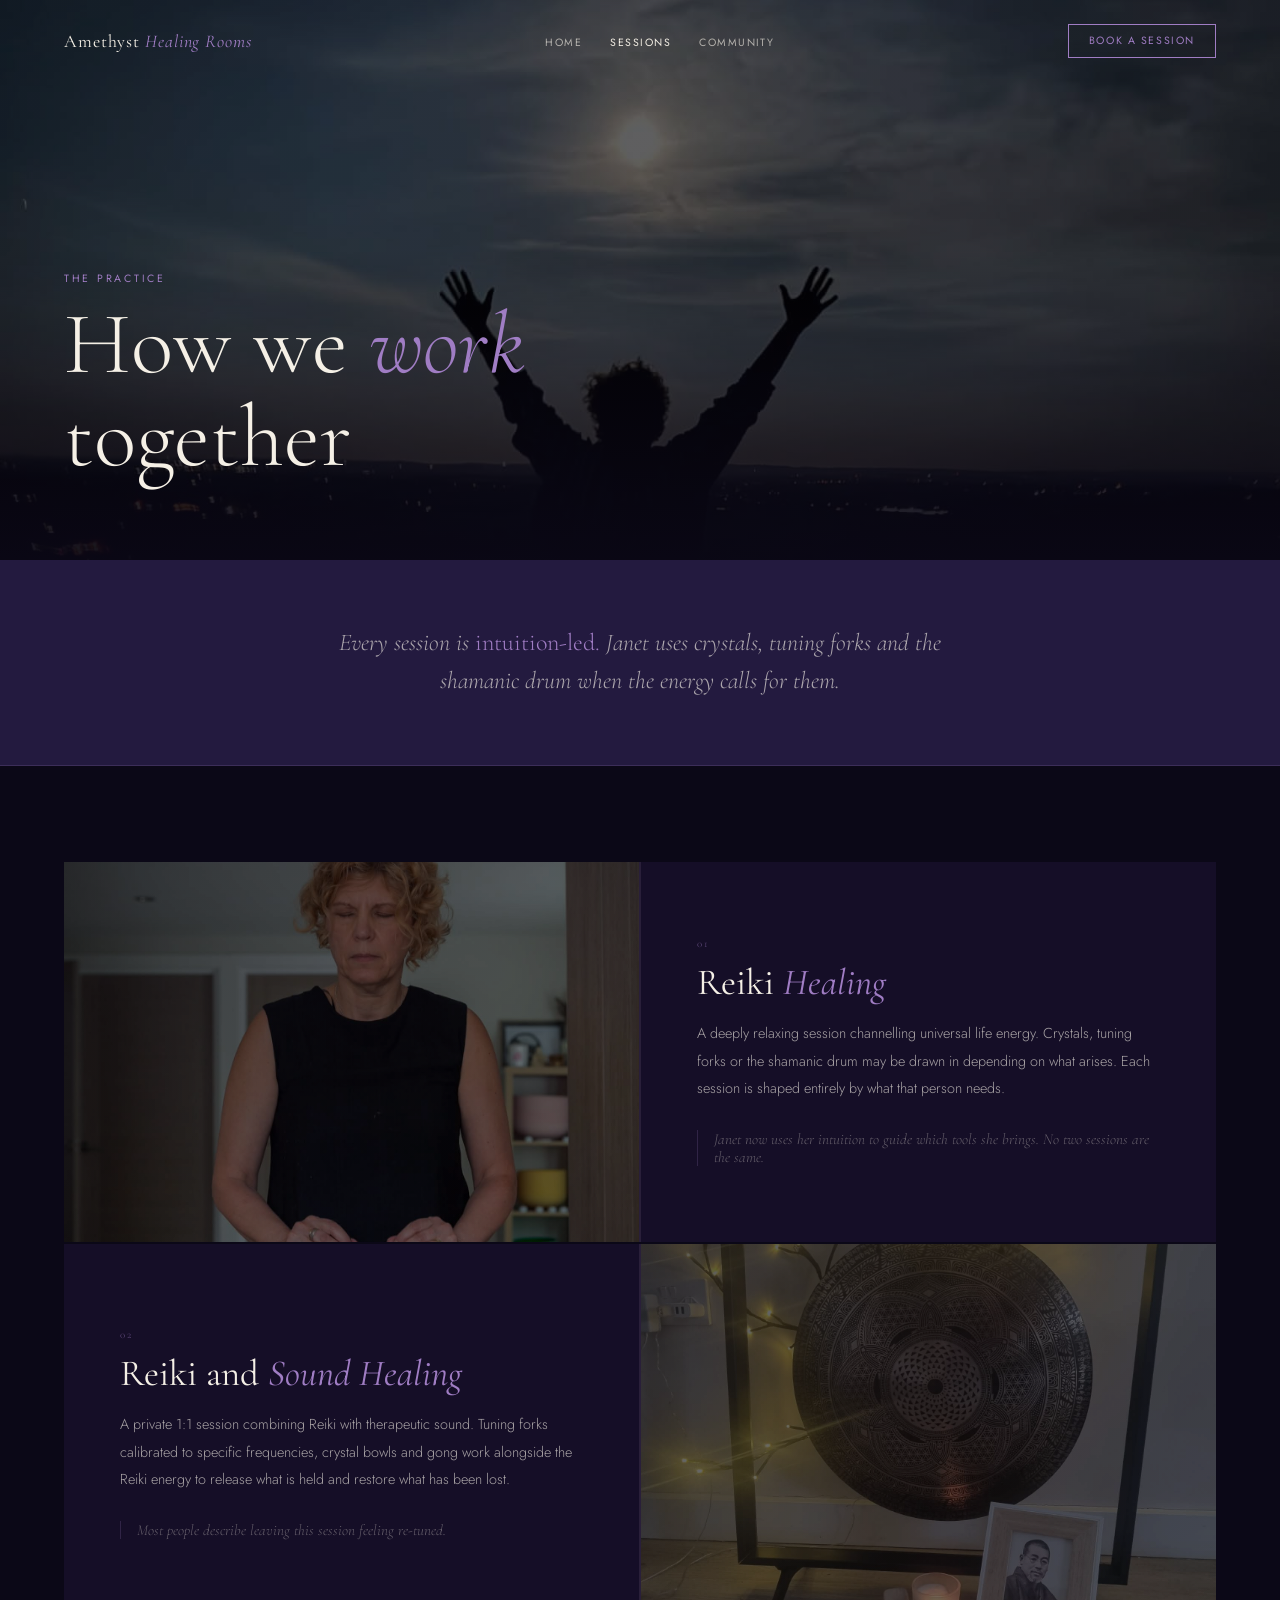
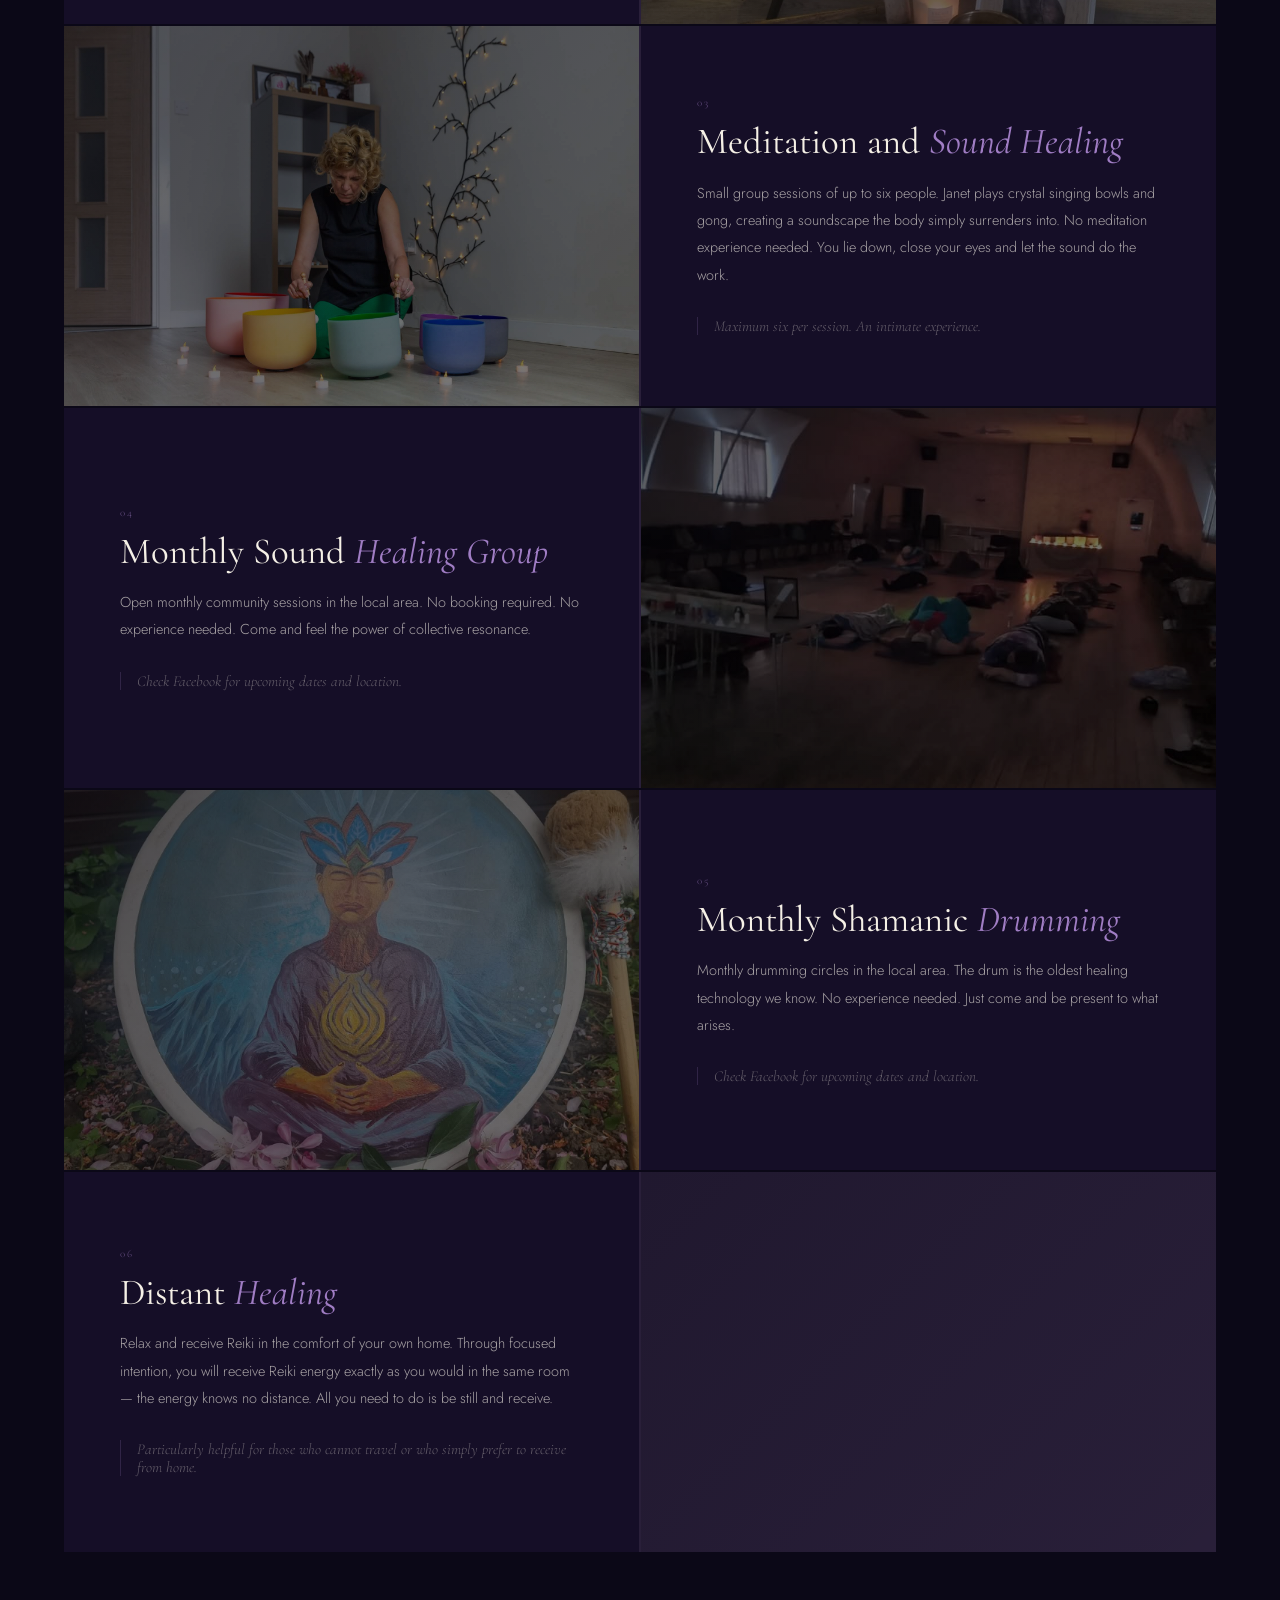
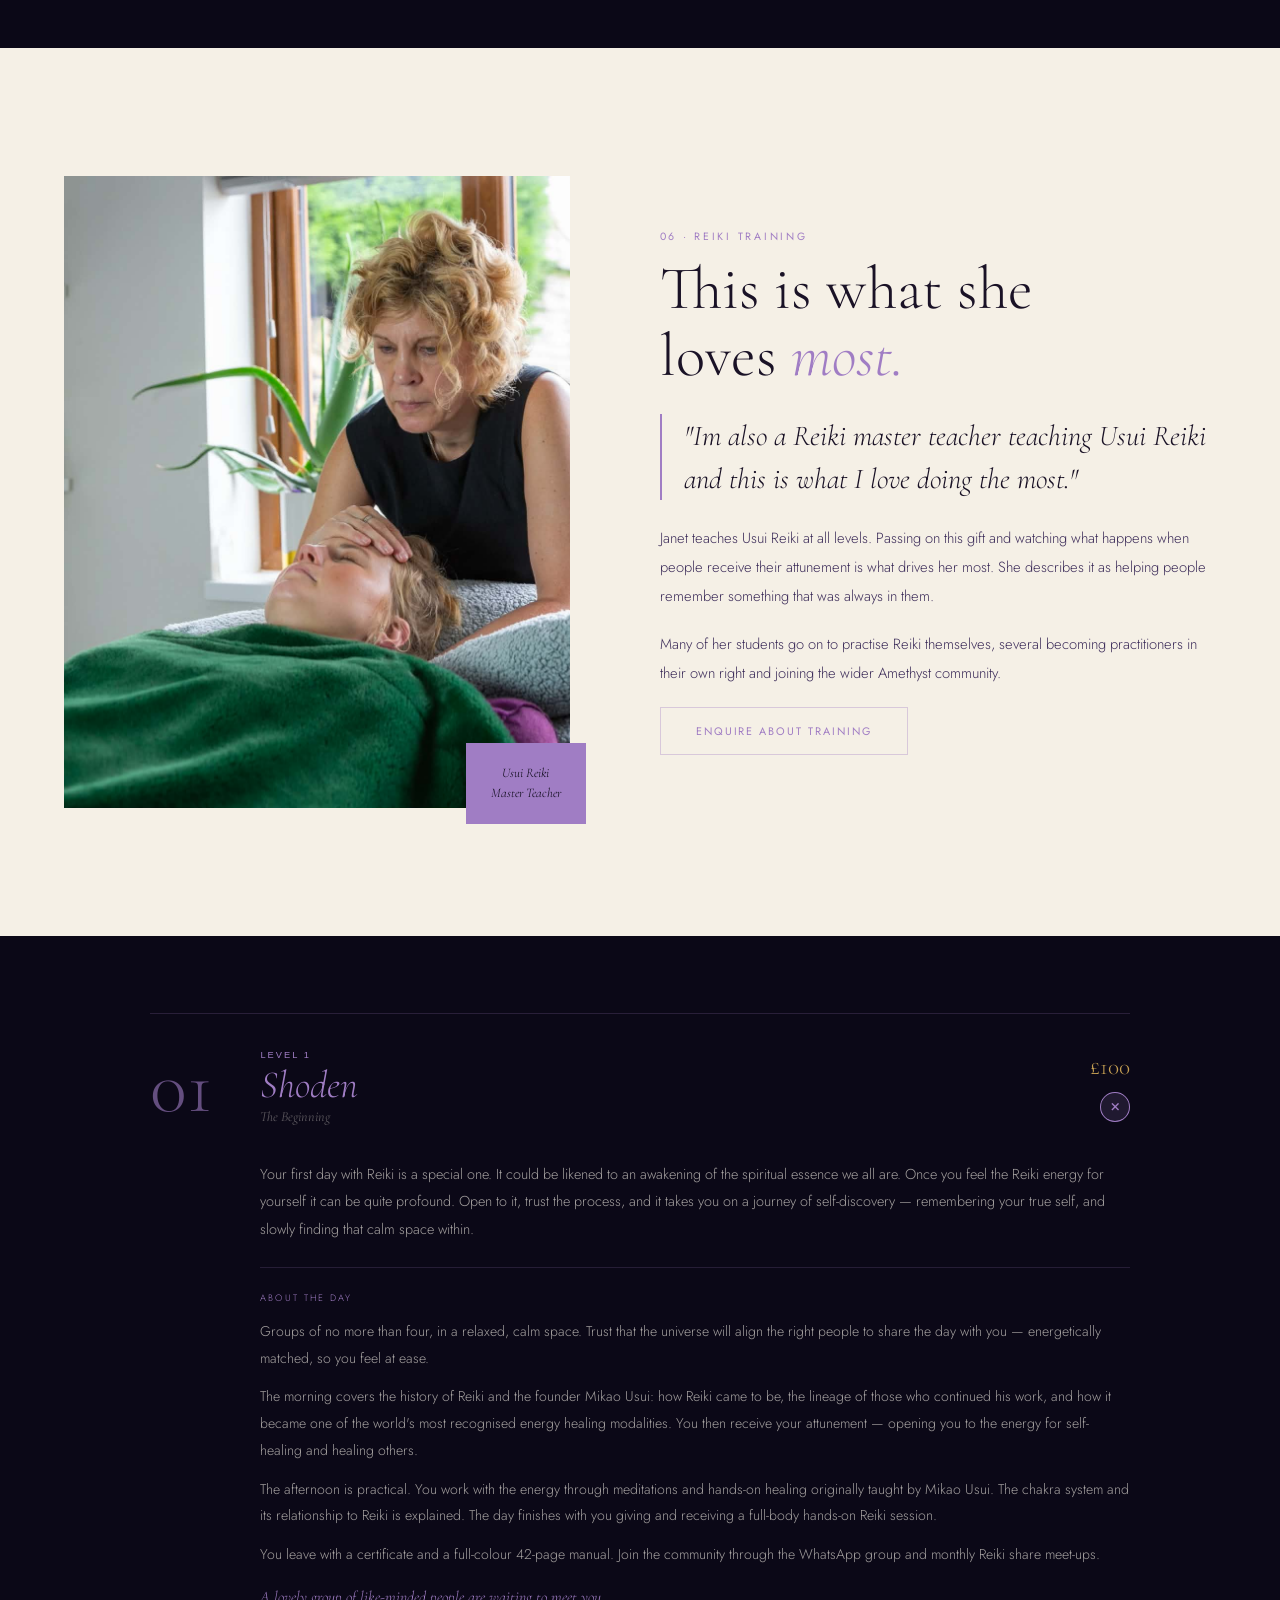
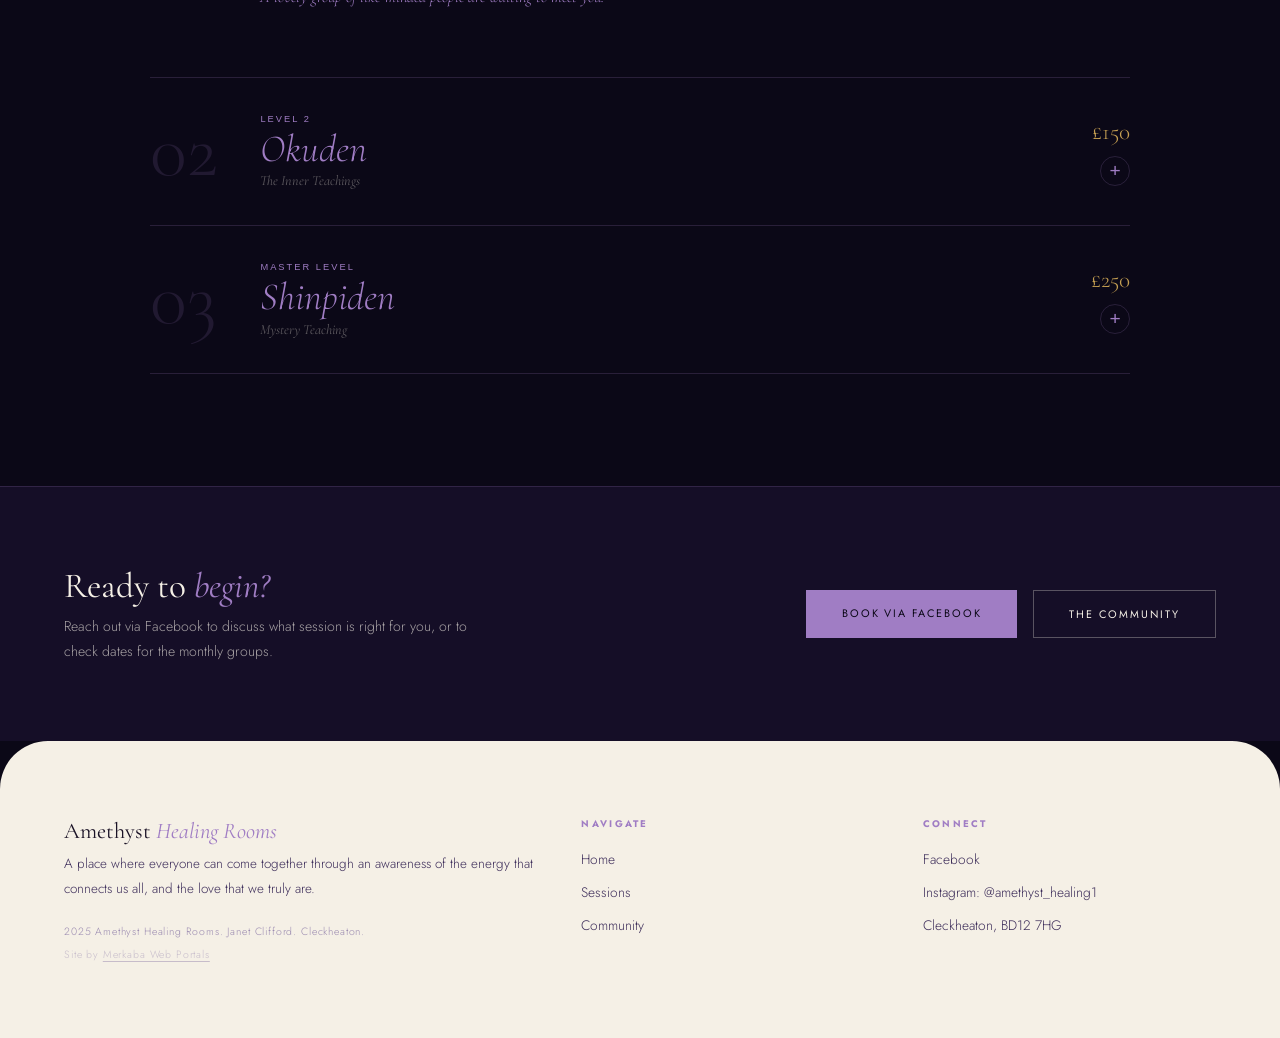
<file: sessions.html>
﻿<!DOCTYPE html>
<html lang="en">
<head>
  <meta charset="UTF-8">
  <meta name="viewport" content="width=device-width, initial-scale=1.0">
  <title>Sessions — Amethyst Healing Rooms</title>
  <meta name="description" content="Reiki, sound healing, meditation and Usui Reiki training with Janet Clifford in Cleckheaton, West Yorkshire.">
  <meta property="og:type" content="website">
  <meta property="og:url" content="https://www.amethysthealingrooms.com/sessions.html">
  <meta property="og:title" content="Sessions — Amethyst Healing Rooms">
  <meta property="og:description" content="Reiki, sound healing, meditation and Usui Reiki training with Janet Clifford in Cleckheaton, West Yorkshire.">
  <meta property="og:image" content="https://www.amethysthealingrooms.com/og-image.png">
  <meta property="og:site_name" content="Amethyst Healing Rooms">
  <meta name="twitter:card" content="summary_large_image">
  <meta name="twitter:title" content="Sessions — Amethyst Healing Rooms">
  <meta name="twitter:description" content="Reiki, sound healing, meditation and Usui Reiki training with Janet Clifford in Cleckheaton, West Yorkshire.">
  <meta name="twitter:image" content="https://www.amethysthealingrooms.com/og-image.png">
  <link rel="canonical" href="https://www.amethysthealingrooms.com/sessions.html">
  <link rel="icon" type="image/png" href="favicon.png">
  <link rel="preconnect" href="https://fonts.googleapis.com">
  <link rel="preconnect" href="https://fonts.gstatic.com" crossorigin>
  <link href="https://fonts.googleapis.com/css2?family=Cormorant+Garamond:ital,wght@0,300;0,400;0,500;1,300;1,400;1,500;1,600&family=Jost:wght@300;400;500&display=swap" rel="stylesheet">
  <link rel="stylesheet" href="styles.css">
  <script type="application/ld+json">
  {
    "@context": "https://schema.org",
    "@type": "ItemList",
    "name": "Healing Sessions — Amethyst Healing Rooms",
    "url": "https://www.amethysthealingrooms.com/sessions.html",
    "itemListElement": [
      { "@type": "ListItem", "position": 1, "item": { "@type": "Service", "name": "Reiki Healing (1:1)", "provider": { "@type": "Person", "name": "Janet Clifford" }, "areaServed": { "@type": "Place", "name": "Cleckheaton, West Yorkshire" } } },
      { "@type": "ListItem", "position": 2, "item": { "@type": "Service", "name": "Reiki and Sound Healing (1:1)", "provider": { "@type": "Person", "name": "Janet Clifford" } } },
      { "@type": "ListItem", "position": 3, "item": { "@type": "Service", "name": "Meditation and Sound Healing (Group)", "provider": { "@type": "Person", "name": "Janet Clifford" } } },
      { "@type": "ListItem", "position": 4, "item": { "@type": "Service", "name": "Monthly Sound Healing Group", "provider": { "@type": "Person", "name": "Janet Clifford" } } },
      { "@type": "ListItem", "position": 5, "item": { "@type": "Service", "name": "Monthly Shamanic Drumming Circle", "provider": { "@type": "Person", "name": "Janet Clifford" } } },
      { "@type": "ListItem", "position": 6, "item": { "@type": "Service", "name": "Distant Healing", "provider": { "@type": "Person", "name": "Janet Clifford" } } },
      { "@type": "ListItem", "position": 7, "item": { "@type": "Course", "name": "Usui Reiki Level 1 — Shoden", "provider": { "@type": "Person", "name": "Janet Clifford" }, "offers": { "@type": "Offer", "price": "100", "priceCurrency": "GBP" } } },
      { "@type": "ListItem", "position": 8, "item": { "@type": "Course", "name": "Usui Reiki Level 2 — Okuden", "provider": { "@type": "Person", "name": "Janet Clifford" }, "offers": { "@type": "Offer", "price": "150", "priceCurrency": "GBP" } } },
      { "@type": "ListItem", "position": 9, "item": { "@type": "Course", "name": "Usui Reiki Level 3 — Shinpiden (Master)", "provider": { "@type": "Person", "name": "Janet Clifford" }, "offers": { "@type": "Offer", "price": "250", "priceCurrency": "GBP" } } }
    ]
  }
  </script>
  <style>
    /* INTRO NOTE */
    .sessions-note {
      background: var(--mid);
      padding: clamp(2.5rem,5vw,4rem) clamp(1.5rem,5vw,4rem);
      text-align: center;
      border-bottom: 1px solid var(--acc-dim);
    }
    .sessions-note p {
      font-family: 'Cormorant Garamond', serif;
      font-size: clamp(1.1rem,2.2vw,1.5rem);
      font-style: italic; font-weight: 300;
      line-height: 1.6; color: var(--tm);
      max-width: 640px; margin: 0 auto;
    }
    .sessions-note em { color: var(--acc); font-style: normal; }

    /* SESSIONS LIST */
    .sessions-wrap {
      background: var(--void);
      padding: clamp(4rem,8vw,6rem) clamp(1.5rem,5vw,4rem);
    }

    /* Each session: image left, text right — alternating */
    .session-row {
      display: grid;
      grid-template-columns: 1fr 1fr;
      gap: 2px;
      max-width: 1200px;
      margin: 0 auto 2px;
      background: var(--acc-dim);
    }
    .session-row:last-child { margin-bottom: 0; }
    .session-img {
      position: relative;
      min-height: 380px;
      overflow: hidden;
    }
    .session-img-bg {
      position: absolute; inset: 0;
      background-size: cover; background-position: center;
      filter: brightness(0.5);
      transition: transform 0.65s ease;
    }
    .session-row:hover .session-img-bg { transform: scale(1.04); }
    .session-img-overlay {
      position: absolute; inset: 0;
      background: linear-gradient(135deg, rgba(11,8,23,0.3) 0%, rgba(11,8,23,0.0) 100%);
    }
    .session-text {
      background: var(--deep);
      padding: clamp(2.5rem,5vw,3.5rem);
      display: flex; flex-direction: column; justify-content: center;
      transition: background 0.28s;
    }
    .session-row:hover .session-text { background: var(--mid); }
    .s-num {
      font-family: 'Cormorant Garamond', serif;
      font-size: 0.68rem; letter-spacing: 0.14em;
      color: var(--acc); opacity: 0.55; margin-bottom: 0.75rem;
    }
    .s-name {
      font-family: 'Cormorant Garamond', serif;
      font-size: clamp(1.6rem,3vw,2.3rem);
      font-weight: 400; line-height: 1.15; margin-bottom: 1rem;
    }
    .s-name em { color: var(--acc); }
    .s-desc {
      font-size: 0.9rem; line-height: 1.9;
      color: var(--tm); margin-bottom: 1rem;
    }
    .s-note {
      font-family: 'Cormorant Garamond', serif;
      font-size: 0.95rem; font-style: italic;
      color: var(--td); border-left: 1px solid var(--acc-dim);
      padding-left: 1rem; margin-top: 0.75rem;
    }

    /* TRAINING — full-width featured */
    #training {
      background: var(--cream); color: var(--ink);
      padding: clamp(5rem,10vw,8rem) clamp(1.5rem,5vw,4rem);
    }
    .training-grid {
      display: grid; grid-template-columns: 1fr 1.1fr;
      gap: clamp(3rem,7vw,6rem);
      max-width: 1160px; margin: 0 auto; align-items: center;
    }
    .training-img-wrap { position: relative; }
    .training-img {
      width: 100%; aspect-ratio: 4/5;
      object-fit: cover; object-position: center top;
    }
    .training-badge {
      position: absolute; bottom: -1rem; right: -1rem;
      background: var(--acc); color: var(--void);
      padding: 1.3rem 1.5rem;
      font-family: 'Cormorant Garamond', serif;
      font-size: 0.82rem; font-style: italic;
      line-height: 1.5; text-align: center; min-width: 120px;
    }
    .training-hl {
      font-family: 'Cormorant Garamond', serif;
      font-size: clamp(2.2rem,5vw,3.8rem);
      font-weight: 300; line-height: 1.1;
      color: var(--ink); margin: 0.75rem 0 1.4rem;
    }
    .training-hl em { color: var(--acc); }
    .training-body { font-size: 0.92rem; line-height: 1.96; color: var(--ink2); margin-bottom: 1.2rem; }
    .training-pull {
      font-family: 'Cormorant Garamond', serif;
      font-size: clamp(1.25rem,2.5vw,1.8rem);
      font-style: italic; line-height: 1.5;
      color: var(--ink); border-left: 2px solid var(--acc);
      padding-left: 1.4rem; margin: 1.5rem 0;
    }
    .levels {
      display: flex; gap: 0.75rem; flex-wrap: wrap; margin-bottom: 2rem;
    }
    .level-tag {
      font-size: 0.62rem; letter-spacing: 0.16em; text-transform: uppercase;
      color: var(--acc); border: 1px solid rgba(160,125,196,0.32);
      padding: 0.38rem 0.85rem;
    }

    /* TRAINING LEVELS — ACCORDION */
    .training-levels-wrap {
      background: var(--void);
      padding: clamp(3rem,6vw,5rem) clamp(1.5rem,5vw,4rem) clamp(5rem,10vw,7rem);
    }
    .training-levels-inner { max-width: 980px; margin: 0 auto; }
    .level-acc-item { border-top: 1px solid var(--acc-dim); }
    .level-acc-item:last-child { border-bottom: 1px solid var(--acc-dim); }
    .level-acc-btn {
      width: 100%; background: none; border: none; cursor: pointer;
      display: grid; grid-template-columns: 72px 1fr auto;
      gap: 0 clamp(1.5rem,3vw,2.5rem);
      align-items: center;
      padding: clamp(1.6rem,3vw,2.2rem) 0;
      text-align: left; transition: opacity 0.2s;
    }
    .level-acc-btn:hover { opacity: 0.75; }
    .level-acc-num {
      font-family: 'Cormorant Garamond', serif;
      font-size: clamp(2.8rem,6vw,5rem);
      font-weight: 300; line-height: 1;
      color: var(--acc); opacity: 0.15;
      transition: opacity 0.38s;
    }
    .level-acc-item.open .level-acc-num { opacity: 0.6; }
    .level-acc-label {
      font-size: 0.58rem; letter-spacing: 0.22em; text-transform: uppercase;
      color: var(--acc); display: block; margin-bottom: 0.3rem;
    }
    .level-acc-name {
      font-family: 'Cormorant Garamond', serif;
      font-size: clamp(1.6rem,3vw,2.4rem);
      font-weight: 300; line-height: 1.05; color: var(--tl);
      display: block;
    }
    .level-acc-name em { color: var(--acc); font-style: italic; }
    .level-acc-sub {
      font-family: 'Cormorant Garamond', serif;
      font-size: 0.88rem; font-style: italic;
      color: var(--td); display: block; margin-top: 0.2rem;
    }
    .level-acc-meta {
      display: flex; flex-direction: column;
      align-items: flex-end; gap: 0.65rem; flex-shrink: 0;
    }
    .level-acc-price {
      font-family: 'Cormorant Garamond', serif;
      font-size: 1.45rem; font-weight: 300; color: var(--gold);
    }
    .level-acc-toggle {
      width: 30px; height: 30px; border-radius: 50%;
      border: 1px solid var(--acc-dim);
      display: flex; align-items: center; justify-content: center;
      color: var(--acc); font-size: 1.2rem; line-height: 1;
      transition: transform 0.38s ease, border-color 0.3s, background 0.3s;
      flex-shrink: 0;
    }
    .level-acc-item.open .level-acc-toggle {
      transform: rotate(45deg);
      border-color: var(--acc);
      background: rgba(160,125,196,0.14);
    }
    .level-acc-body {
      height: 0; overflow: hidden;
      transition: height 0.45s cubic-bezier(0.4, 0, 0.2, 1);
    }
    .level-acc-body-inner {
      padding: 0 0 clamp(2rem,4vw,3rem) calc(72px + clamp(1.5rem,3vw,2.5rem));
    }
    .level-desc {
      font-size: 0.9rem; line-height: 1.9; color: var(--tm); margin-bottom: 0.9rem;
    }
    .level-about-head {
      display: block; font-size: 0.58rem; letter-spacing: 0.22em;
      text-transform: uppercase; color: var(--acc);
      margin: 1.5rem 0 0.9rem;
      padding-top: 1.4rem; border-top: 1px solid rgba(160,125,196,0.18);
    }
    .level-about p {
      font-size: 0.88rem; line-height: 1.9; color: var(--tm); margin-bottom: 0.75rem;
    }
    .level-note {
      font-family: 'Cormorant Garamond', serif;
      font-size: 1rem; font-style: italic; color: var(--acc);
      margin-top: 1.2rem; display: block;
    }
    @media (max-width: 560px) {
      .level-acc-btn { grid-template-columns: 44px 1fr auto; }
      .level-acc-body-inner { padding-left: calc(44px + 1rem); }
      .level-acc-num { font-size: 2rem; }
    }

    /* BOOKING */
    .booking-band {
      background: var(--deep);
      padding: clamp(3rem,6vw,5rem) clamp(1.5rem,5vw,4rem);
      display: flex; align-items: center; justify-content: space-between;
      gap: 2rem; flex-wrap: wrap;
      border-top: 1px solid var(--acc-dim);
    }
    .booking-text h3 {
      font-family: 'Cormorant Garamond', serif;
      font-size: clamp(1.5rem,3vw,2.2rem); font-weight: 400; margin-bottom: 0.4rem;
    }
    .booking-text h3 em { color: var(--acc); }
    .booking-text p { font-size: 0.88rem; line-height: 1.78; color: var(--tm); max-width: 440px; }

    @media (max-width: 768px) {
      .session-row { grid-template-columns: 1fr; }
      .session-img { min-height: 240px; }
      .training-grid { grid-template-columns: 1fr; }
      .training-badge { display: none; }
    }
  </style>
</head>
<body>

<nav id="nav">
  <a href="/" class="nav-logo">Amethyst <span>Healing Rooms</span></a>
  <ul class="nav-links">
    <li><a href="/">Home</a></li>
    <li><a href="sessions.html" class="active">Sessions</a></li>
    <li><a href="community.html">Community</a></li>
  </ul>
  <a href="https://www.facebook.com/profile.php?id=100086459901449" target="_blank" rel="noopener noreferrer" class="nav-cta">Book a Session</a>
  <button class="hamburger" aria-label="Menu"><span></span><span></span><span></span></button>
</nav>

<!-- PAGE HERO -->
<div class="page-hero">
  <div class="page-hero-bg" style="background-image:url('662905430_1283714103696995_5274060365378354566_n.jpg'); background-position:center 35%;"></div>
  <div class="page-hero-overlay"></div>
  <div class="page-hero-content">
    <span class="eyebrow">The Practice</span>
    <h1>How we <em>work</em> together</h1>
  </div>
</div>

<!-- INTRO NOTE -->
<div class="sessions-note">
  <p>Every session is <em>intuition-led.</em> Janet uses crystals, tuning forks and the shamanic drum when the energy calls for them.</p>
</div>

<!-- SESSIONS LIST -->
<div class="sessions-wrap">

  <!-- 01 REIKI -->
  <div class="session-row rv" id="reiki">
    <div class="session-img">
      <div class="session-img-bg" style="background-image:url('657006863_1478873307169885_1280441542871272468_n.jpg')"></div>
      <div class="session-img-overlay"></div>
    </div>
    <div class="session-text">
      <p class="s-num">01</p>
      <h2 class="s-name">Reiki <em>Healing</em></h2>
      <p class="s-desc">A deeply relaxing session channelling universal life energy. Crystals, tuning forks or the shamanic drum may be drawn in depending on what arises. Each session is shaped entirely by what that person needs.</p>
      <p class="s-note">Janet now uses her intuition to guide which tools she brings. No two sessions are the same.</p>
    </div>
  </div>

  <!-- 02 SOUND HEALING 1:1 -->
  <div class="session-row rv" id="sound-reiki">
    <div class="session-text">
      <p class="s-num">02</p>
      <h2 class="s-name">Reiki and <em>Sound Healing</em></h2>
      <p class="s-desc">A private 1:1 session combining Reiki with therapeutic sound. Tuning forks calibrated to specific frequencies, crystal bowls and gong work alongside the Reiki energy to release what is held and restore what has been lost.</p>
      <p class="s-note">Most people describe leaving this session feeling re-tuned.</p>
    </div>
    <div class="session-img">
      <div class="session-img-bg" style="background-image:url('683722223_1757088048811352_3911941747473160354_n.jpg')"></div>
      <div class="session-img-overlay"></div>
    </div>
  </div>

  <!-- 03 MEDITATION AND SOUND -->
  <div class="session-row rv" id="meditation">
    <div class="session-img">
      <div class="session-img-bg" style="background-image:url('662821507_798593122872281_5762162272473588394_n.jpg')"></div>
      <div class="session-img-overlay"></div>
    </div>
    <div class="session-text">
      <p class="s-num">03</p>
      <h2 class="s-name">Meditation and <em>Sound Healing</em></h2>
      <p class="s-desc">Small group sessions of up to six people. Janet plays crystal singing bowls and gong, creating a soundscape the body simply surrenders into. No meditation experience needed. You lie down, close your eyes and let the sound do the work.</p>
      <p class="s-note">Maximum six per session. An intimate experience.</p>
    </div>
  </div>

  <!-- 04 SOUND GROUP -->
  <div class="session-row rv" id="sound-group">
    <div class="session-text">
      <p class="s-num">04</p>
      <h2 class="s-name">Monthly Sound <em>Healing Group</em></h2>
      <p class="s-desc">Open monthly community sessions in the local area. No booking required. No experience needed. Come and feel the power of collective resonance.</p>
      <p class="s-note">Check Facebook for upcoming dates and location.</p>
    </div>
    <div class="session-img">
      <div class="session-img-bg" style="background-image:url('686034269_1567729874747461_2018483767461585916_n.jpg')"></div>
      <div class="session-img-overlay"></div>
    </div>
  </div>

  <!-- 05 SHAMANIC DRUMMING -->
  <div class="session-row rv" id="shamanic">
    <div class="session-img">
      <div class="session-img-bg" style="background-image:url('682594759_938043035763638_7279739859684300059_n.jpg')"></div>
      <div class="session-img-overlay"></div>
    </div>
    <div class="session-text">
      <p class="s-num">05</p>
      <h2 class="s-name">Monthly Shamanic <em>Drumming</em></h2>
      <p class="s-desc">Monthly drumming circles in the local area. The drum is the oldest healing technology we know. No experience needed. Just come and be present to what arises.</p>
      <p class="s-note">Check Facebook for upcoming dates and location.</p>
    </div>
  </div>

  <!-- 06 DISTANT HEALING -->
  <div class="session-row rv" id="distant">
    <div class="session-text">
      <p class="s-num">06</p>
      <h2 class="s-name">Distant <em>Healing</em></h2>
      <p class="s-desc">Relax and receive Reiki in the comfort of your own home. Through focused intention, you will receive Reiki energy exactly as you would in the same room — the energy knows no distance. All you need to do is be still and receive.</p>
      <p class="s-note">Particularly helpful for those who cannot travel or who simply prefer to receive from home.</p>
    </div>
    <div class="session-img">
      <div class="session-img-bg" style="background-image:url('https://images.unsplash.com/photo-1505455184862-554165e5f6ba?q=80&w=1169&auto=format&fit=crop&ixlib=rb-4.1.0&ixid=M3wxMjA3fDB8MHxwaG90by1wYWdlfHx8fGVufDB8fHx8fA%3D%3D')"></div>
      <div class="session-img-overlay"></div>
    </div>
  </div>

</div>

<!-- REIKI TRAINING — FEATURED -->
<section id="training">
  <div class="training-grid">
    <div class="training-img-wrap rv">
      <img class="training-img" src="657459252_980108297830778_6736310075188424402_n.jpg" alt="Janet Clifford giving a Reiki session">
      <div class="training-badge">Usui Reiki<br>Master Teacher</div>
    </div>
    <div class="rv d1">
      <span class="eyebrow" style="color:var(--acc);">06 · Reiki Training</span>
      <h2 class="training-hl">This is what she<br>loves <em>most.</em></h2>
      <blockquote class="training-pull">"Im also a Reiki master teacher teaching Usui Reiki and this is what I love doing the most."</blockquote>
      <p class="training-body">Janet teaches Usui Reiki at all levels. Passing on this gift and watching what happens when people receive their attunement is what drives her most. She describes it as helping people remember something that was always in them.</p>
      <p class="training-body">Many of her students go on to practise Reiki themselves, several becoming practitioners in their own right and joining the wider Amethyst community.</p>
      <a href="https://www.facebook.com/profile.php?id=100086459901449" target="_blank" rel="noopener noreferrer" class="btn-outline-dark">Enquire about training</a>
    </div>
  </div>
</section>

<!-- TRAINING LEVELS -->
<div class="training-levels-wrap rv">
  <div class="training-levels-inner">

    <!-- SHODEN -->
    <div class="level-acc-item open">
      <button class="level-acc-btn" aria-expanded="true">
        <span class="level-acc-num">01</span>
        <div>
          <span class="level-acc-label">Level 1</span>
          <span class="level-acc-name"><em>Shoden</em></span>
          <span class="level-acc-sub">The Beginning</span>
        </div>
        <div class="level-acc-meta">
          <span class="level-acc-price">£100</span>
          <span class="level-acc-toggle">+</span>
        </div>
      </button>
      <div class="level-acc-body">
        <div class="level-acc-body-inner">
          <p class="level-desc">Your first day with Reiki is a special one. It could be likened to an awakening of the spiritual essence we all are. Once you feel the Reiki energy for yourself it can be quite profound. Open to it, trust the process, and it takes you on a journey of self-discovery — remembering your true self, and slowly finding that calm space within.</p>
          <span class="level-about-head">About the day</span>
          <div class="level-about">
            <p>Groups of no more than four, in a relaxed, calm space. Trust that the universe will align the right people to share the day with you — energetically matched, so you feel at ease.</p>
            <p>The morning covers the history of Reiki and the founder Mikao Usui: how Reiki came to be, the lineage of those who continued his work, and how it became one of the world's most recognised energy healing modalities. You then receive your attunement — opening you to the energy for self-healing and healing others.</p>
            <p>The afternoon is practical. You work with the energy through meditations and hands-on healing originally taught by Mikao Usui. The chakra system and its relationship to Reiki is explained. The day finishes with you giving and receiving a full-body hands-on Reiki session.</p>
            <p>You leave with a certificate and a full-colour 42-page manual. Join the community through the WhatsApp group and monthly Reiki share meet-ups.</p>
          </div>
          <span class="level-note">A lovely group of like-minded people are waiting to meet you.</span>
        </div>
      </div>
    </div>

    <!-- OKUDEN -->
    <div class="level-acc-item">
      <button class="level-acc-btn" aria-expanded="false">
        <span class="level-acc-num">02</span>
        <div>
          <span class="level-acc-label">Level 2</span>
          <span class="level-acc-name"><em>Okuden</em></span>
          <span class="level-acc-sub">The Inner Teachings</span>
        </div>
        <div class="level-acc-meta">
          <span class="level-acc-price">£150</span>
          <span class="level-acc-toggle">+</span>
        </div>
      </button>
      <div class="level-acc-body">
        <div class="level-acc-body-inner">
          <p class="level-desc">Level 2 introduces three symbols that bring a more focused energy. The first two work on a physical, mental and emotional level. The third brings a feeling of oneness and is used for distant healing — the ability to send healing to any living being, anywhere, just as powerfully as being in the same room.</p>
          <p class="level-desc">Level 2 also develops intuitive working: following that inner knowing to more easily direct the energy where it is needed. There are further tools at this level for more powerful, focused healing sessions.</p>
        </div>
      </div>
    </div>

    <!-- SHINPIDEN -->
    <div class="level-acc-item">
      <button class="level-acc-btn" aria-expanded="false">
        <span class="level-acc-num">03</span>
        <div>
          <span class="level-acc-label">Master Level</span>
          <span class="level-acc-name"><em>Shinpiden</em></span>
          <span class="level-acc-sub">Mystery Teaching</span>
        </div>
        <div class="level-acc-meta">
          <span class="level-acc-price">£250</span>
          <span class="level-acc-toggle">+</span>
        </div>
      </button>
      <div class="level-acc-body">
        <div class="level-acc-body-inner">
          <p class="level-desc">Third degree Reiki (Shinpiden) is traditionally regarded as the Master level. It is important to be clear that initiation into third degree Reiki does not turn anyone into an enlightened spiritual master — however it is a spiritual contract to undertake to evolve to that stage. At this stage further change is inevitable, and you will be well aware of this from the changes that have already occurred on the way to the Master degree.</p>
          <span class="level-about-head">About the course</span>
          <div class="level-about">
            <p>The Master/Teacher level is a two-day course. At this level the Usui Master symbol is taught along with Master self-empowerment meditations and how to give a more focused healing attunement.</p>
            <p>As this level entitles you to pass on Reiki to others, you will also learn how to perform the Reiki energy attunements — the sacred act of opening another person to the energy, just as Janet once opened you.</p>
          </div>
        </div>
      </div>
    </div>

  </div>
</div>

<!-- BOOKING -->
<div class="booking-band">
  <div class="booking-text rv">
    <h3>Ready to <em>begin?</em></h3>
    <p>Reach out via Facebook to discuss what session is right for you, or to check dates for the monthly groups.</p>
  </div>
  <div class="rv d1" style="display:flex;gap:1rem;flex-wrap:wrap;flex-shrink:0;">
    <a href="https://www.facebook.com/profile.php?id=100086459901449" target="_blank" rel="noopener noreferrer" class="btn-solid">Book via Facebook</a>
    <a href="community.html" class="btn-outline">The Community</a>
  </div>
</div>

<!-- FOOTER -->
<footer>
  <div class="footer-inner">
    <div class="footer-brand">
      <h2>Amethyst <em>Healing Rooms</em></h2>
      <p class="footer-tag">A place where everyone can come together through an awareness of the energy that connects us all, and the love that we truly are.</p>
      <p class="footer-copy">2025 Amethyst Healing Rooms. Janet Clifford. Cleckheaton.</p>
      <p class="footer-copy" style="margin-top:0.5rem;opacity:0.5;">Site by <a href="https://designmywebsitenow.com" target="_blank" rel="noopener noreferrer" style="color:inherit;text-decoration:underline;text-underline-offset:3px;">Merkaba Web Portals</a></p>
    </div>
    <nav class="footer-nav">
      <h4>Navigate</h4>
      <ul>
        <li><a href="/">Home</a></li>
        <li><a href="sessions.html">Sessions</a></li>
        <li><a href="community.html">Community</a></li>
      </ul>
    </nav>
    <nav class="footer-nav">
      <h4>Connect</h4>
      <ul>
        <li><a href="https://www.facebook.com/profile.php?id=100086459901449" target="_blank" rel="noopener noreferrer">Facebook</a></li>
        <li><a href="https://www.instagram.com/amethyst_healing1" target="_blank" rel="noopener noreferrer">Instagram: @amethyst_healing1</a></li>
        <li><span style="font-size:0.86rem;color:var(--ink2);">Cleckheaton, BD12 7HG</span></li>
      </ul>
    </nav>
  </div>
</footer>

<script>
  const nav = document.getElementById('nav');
  window.addEventListener('scroll', () => nav.classList.toggle('scrolled', window.scrollY > 60), { passive: true });
  const io = new IntersectionObserver(entries => entries.forEach(e => e.isIntersecting && e.target.classList.add('visible')), { threshold: 0.08 });
  document.querySelectorAll('.rv').forEach(el => io.observe(el));

  // Reiki level accordion
  const accItems = document.querySelectorAll('.level-acc-item');
  accItems.forEach(item => {
    const body  = item.querySelector('.level-acc-body');
    const inner = body.querySelector('.level-acc-body-inner');
    const btn   = item.querySelector('.level-acc-btn');
    if (item.classList.contains('open')) body.style.height = inner.offsetHeight + 'px';
    btn.addEventListener('click', () => {
      const isOpen = item.classList.contains('open');
      accItems.forEach(i => {
        i.classList.remove('open');
        i.querySelector('.level-acc-body').style.height = '0';
        i.querySelector('.level-acc-btn').setAttribute('aria-expanded', 'false');
      });
      if (!isOpen) {
        item.classList.add('open');
        body.style.height = inner.offsetHeight + 'px';
        btn.setAttribute('aria-expanded', 'true');
      }
    });
  });

  // Mobile navigation
  const hamburger = document.querySelector('.hamburger');
  if (hamburger) {
    hamburger.addEventListener('click', () => {
      const isOpen = nav.classList.toggle('nav-open');
      hamburger.classList.toggle('open', isOpen);
    });
    document.addEventListener('click', e => {
      if (!e.target.closest('#nav') && nav.classList.contains('nav-open')) {
        nav.classList.remove('nav-open');
        hamburger.classList.remove('open');
      }
    });
    document.addEventListener('keydown', e => {
      if (e.key === 'Escape') {
        nav.classList.remove('nav-open');
        hamburger.classList.remove('open');
      }
    });
  }
</script>
</body>
</html>
</file>
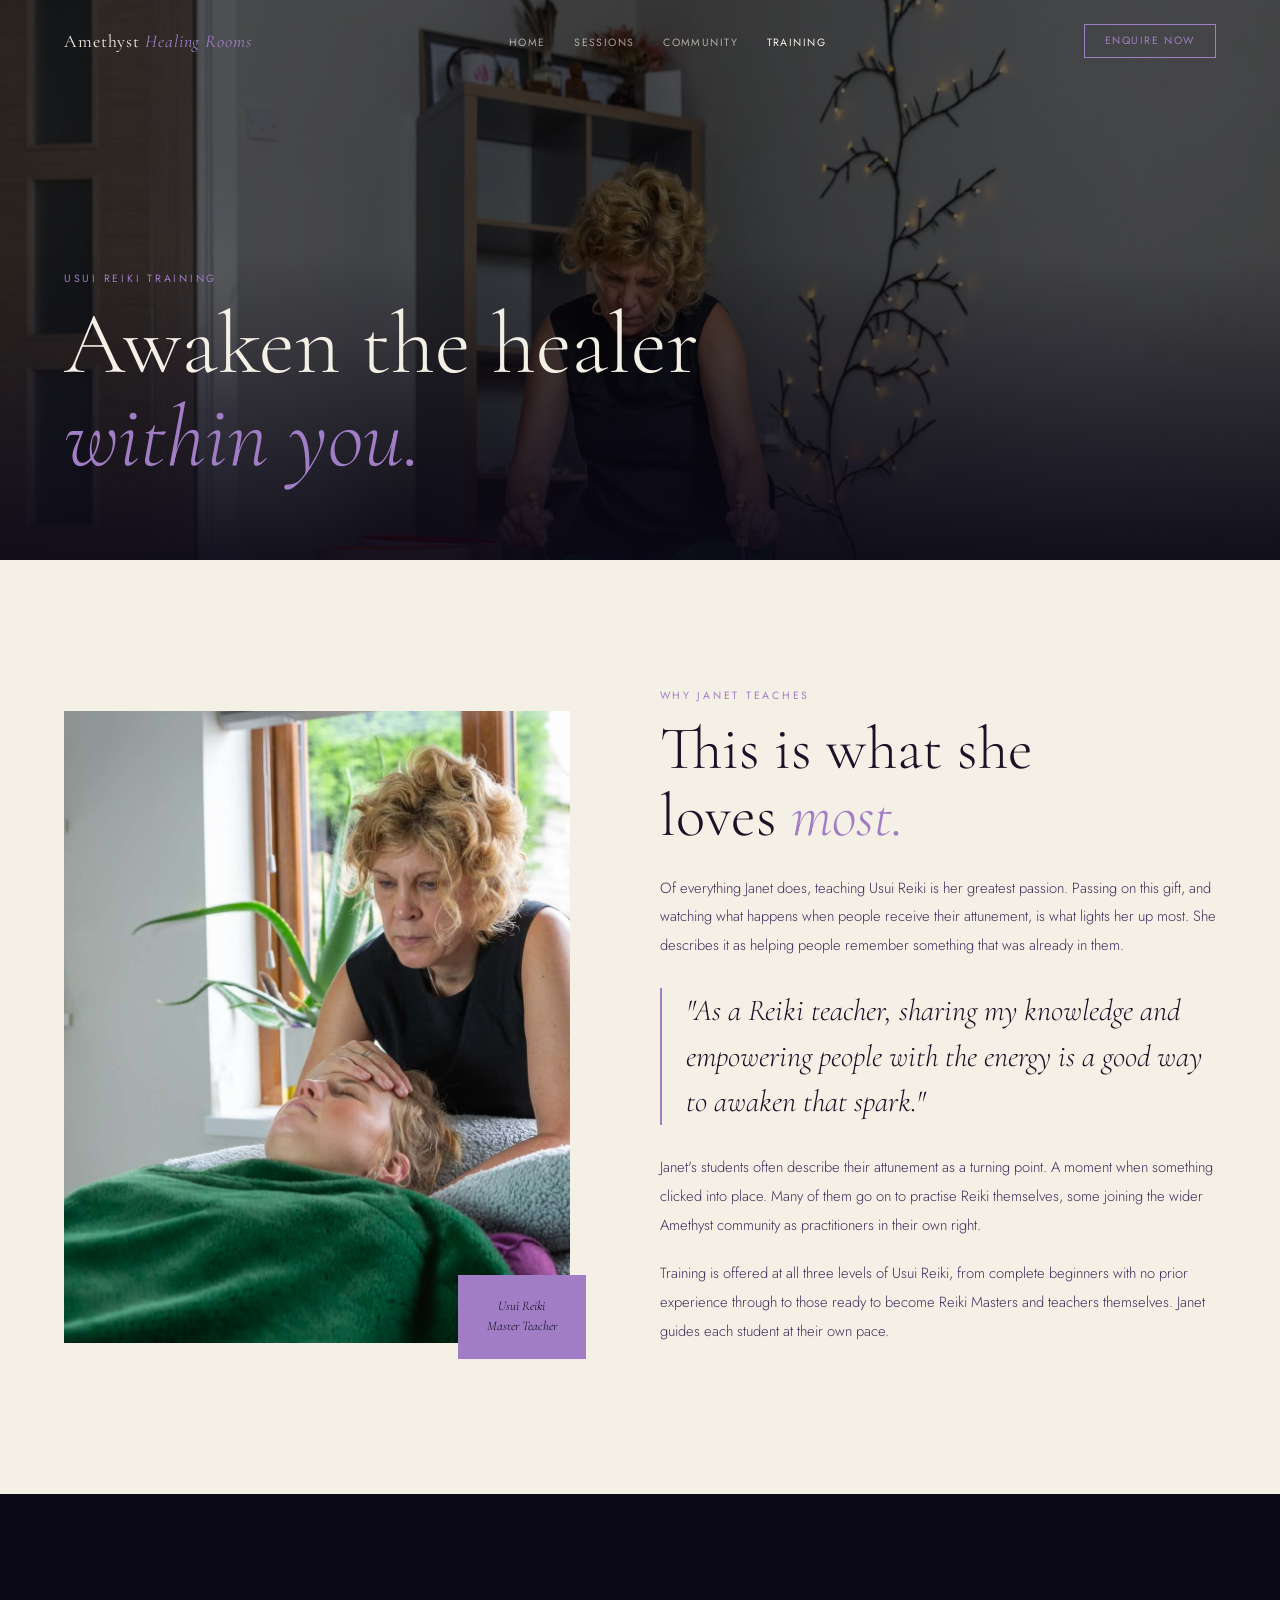
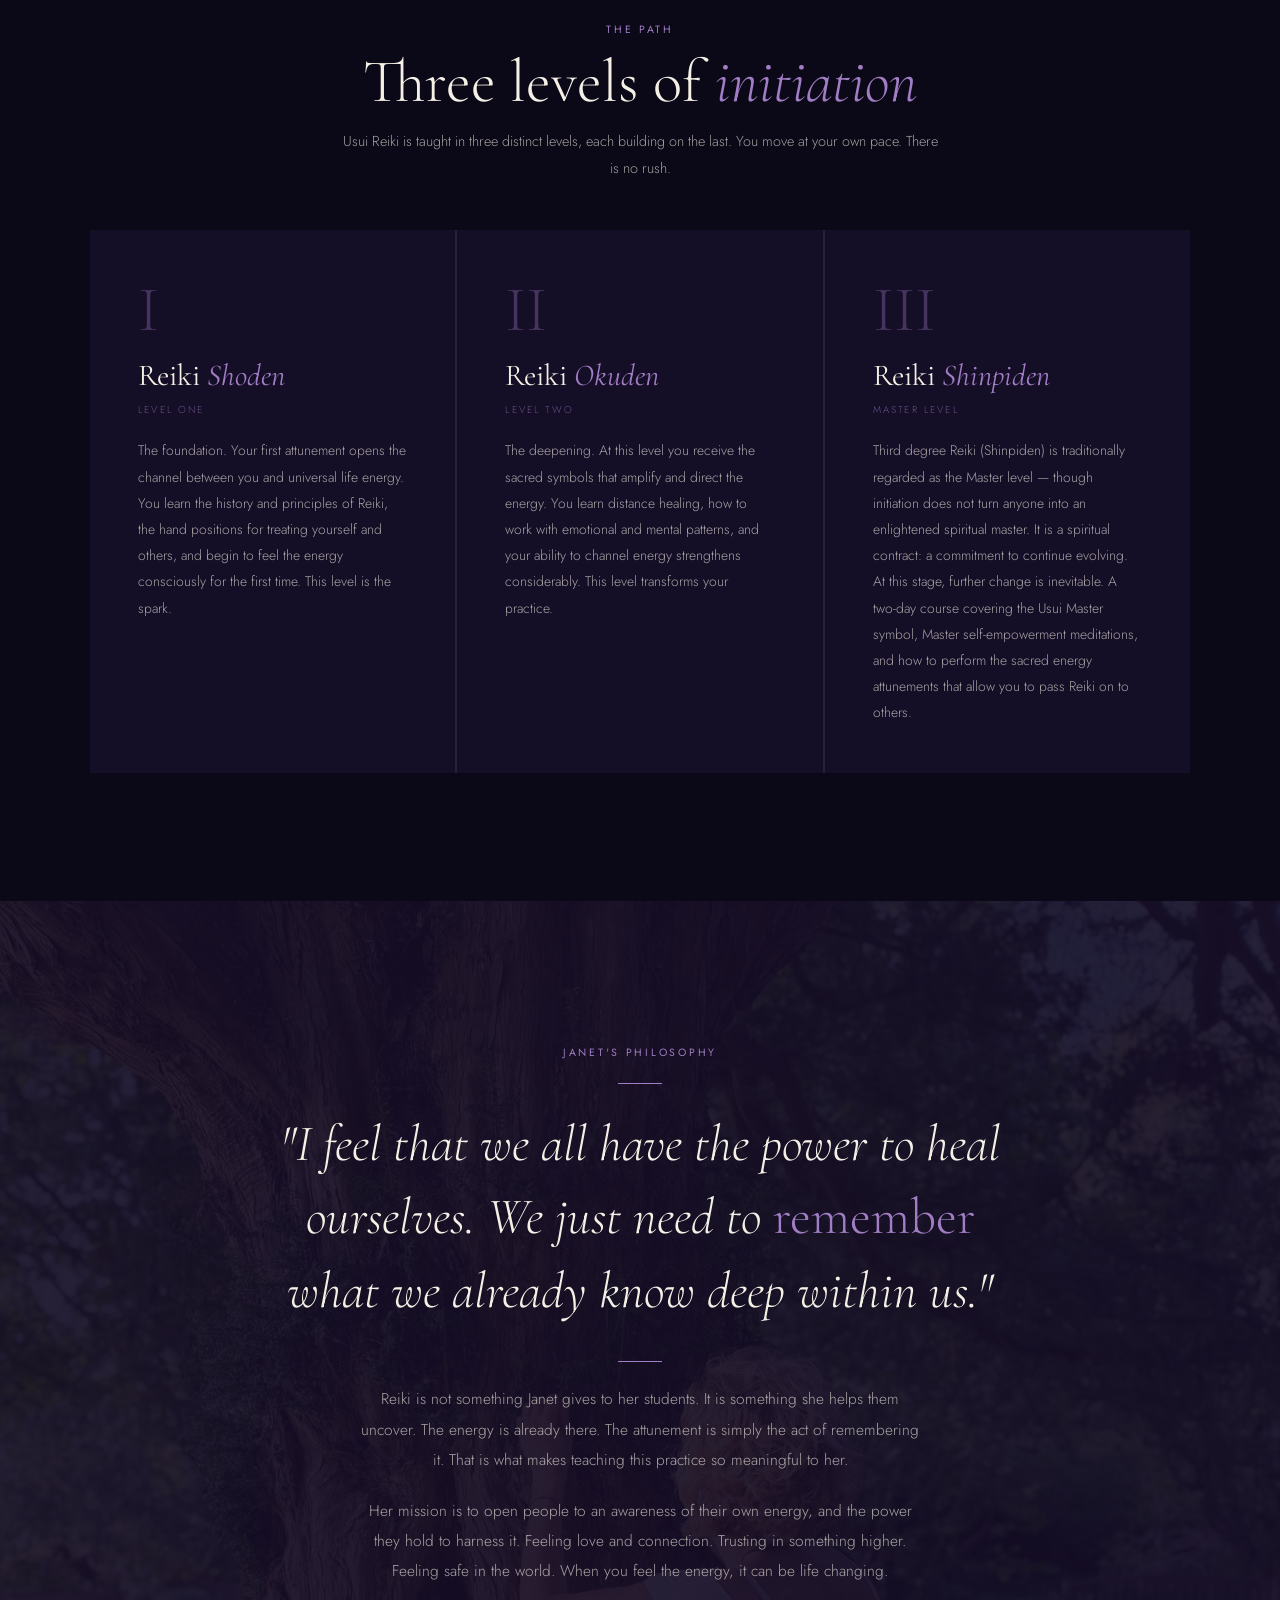
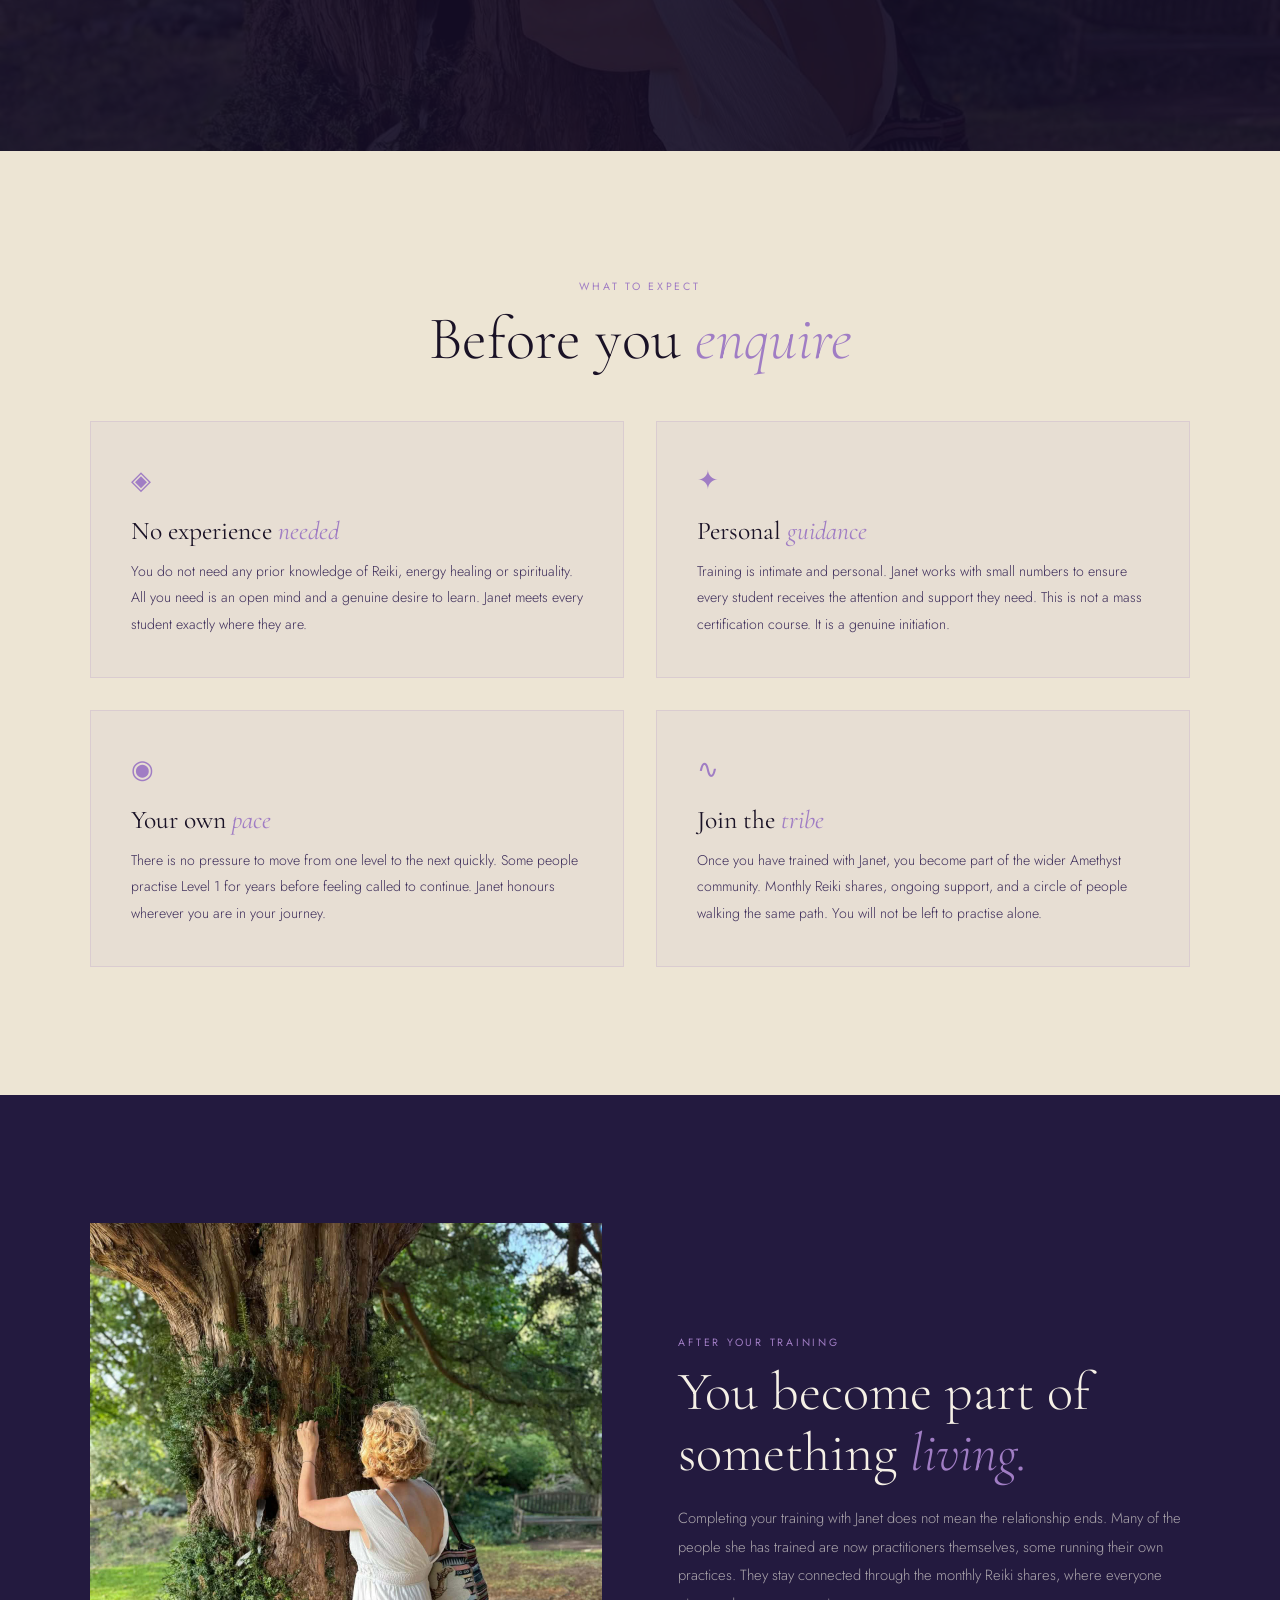
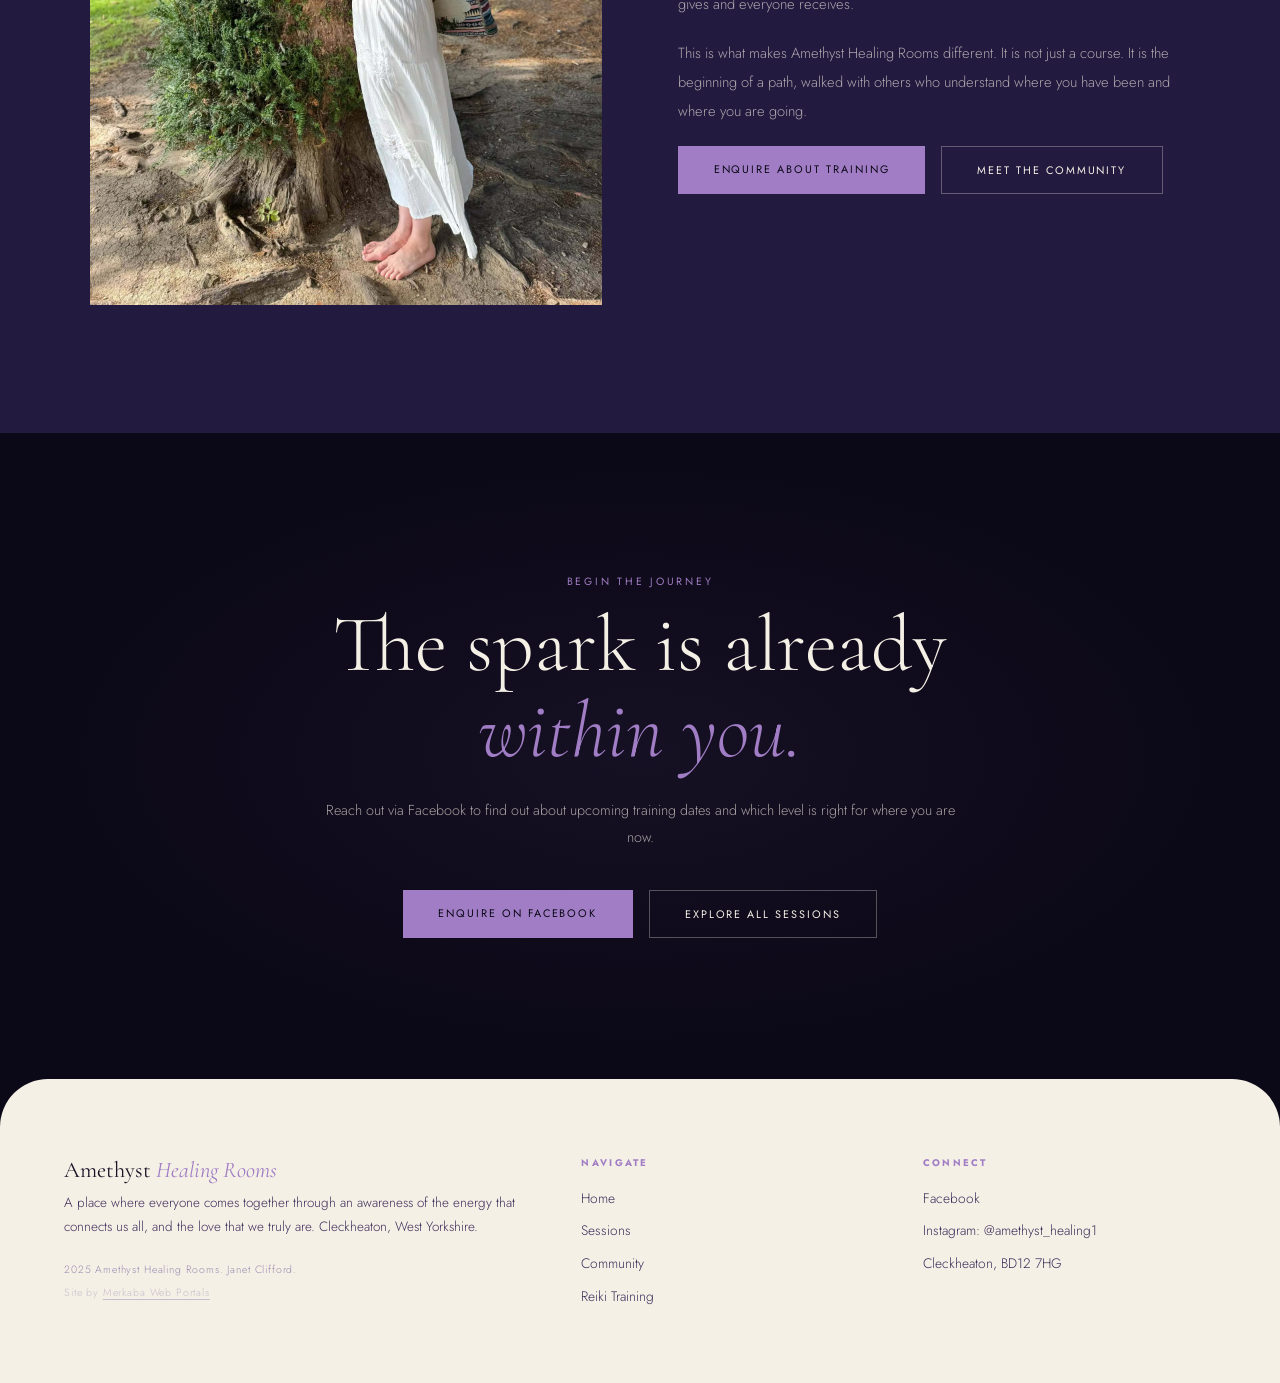
<file: training.html>
﻿<!DOCTYPE html>
<html lang="en">
<head>
  <meta charset="UTF-8">
  <meta name="viewport" content="width=device-width, initial-scale=1.0">
  <title>Reiki Training — Amethyst Healing Rooms</title>
  <meta name="description" content="Learn Usui Reiki with Janet Clifford in Cleckheaton. All levels from beginner to Reiki Master. Awaken the healer within you.">
  <meta property="og:type" content="website">
  <meta property="og:url" content="https://www.amethysthealingrooms.com/training.html">
  <meta property="og:title" content="Reiki Training — Amethyst Healing Rooms">
  <meta property="og:description" content="Learn Usui Reiki with Janet Clifford. All levels from beginner to Reiki Master Teacher. Small groups, personal guidance, West Yorkshire.">
  <meta property="og:image" content="https://www.amethysthealingrooms.com/og-image.png">
  <meta property="og:site_name" content="Amethyst Healing Rooms">
  <meta name="twitter:card" content="summary_large_image">
  <meta name="twitter:title" content="Reiki Training — Amethyst Healing Rooms">
  <meta name="twitter:description" content="Learn Usui Reiki with Janet Clifford. All levels from beginner to Reiki Master Teacher. Small groups, personal guidance, West Yorkshire.">
  <meta name="twitter:image" content="https://www.amethysthealingrooms.com/og-image.png">
  <link rel="canonical" href="https://www.amethysthealingrooms.com/training.html">
  <link rel="icon" type="image/png" href="favicon.png">
  <link rel="preconnect" href="https://fonts.googleapis.com">
  <link rel="preconnect" href="https://fonts.gstatic.com" crossorigin>
  <link href="https://fonts.googleapis.com/css2?family=Cormorant+Garamond:ital,wght@0,300;0,400;0,500;1,300;1,400;1,500;1,600&family=Jost:wght@300;400;500&display=swap" rel="stylesheet">
  <link rel="stylesheet" href="styles.css">
  <script type="application/ld+json">
  {
    "@context": "https://schema.org",
    "@type": "ItemList",
    "name": "Usui Reiki Training — Amethyst Healing Rooms",
    "url": "https://www.amethysthealingrooms.com/training.html",
    "itemListElement": [
      {
        "@type": "ListItem",
        "position": 1,
        "item": {
          "@type": "Course",
          "name": "Usui Reiki Level 1 — Shoden (The Beginning)",
          "description": "Foundation attunement. History, principles, hand positions, self-healing. One-day course.",
          "provider": { "@type": "Person", "name": "Janet Clifford", "url": "https://www.amethysthealingrooms.com/" },
          "offers": { "@type": "Offer", "price": "100", "priceCurrency": "GBP", "availability": "https://schema.org/InStock" },
          "hasCourseInstance": { "@type": "CourseInstance", "courseMode": "onsite", "location": { "@type": "Place", "name": "Cleckheaton, West Yorkshire, BD12 7HG" } }
        }
      },
      {
        "@type": "ListItem",
        "position": 2,
        "item": {
          "@type": "Course",
          "name": "Usui Reiki Level 2 — Okuden (The Inner Teachings)",
          "description": "Sacred symbols, distance healing, intuitive working.",
          "provider": { "@type": "Person", "name": "Janet Clifford", "url": "https://www.amethysthealingrooms.com/" },
          "offers": { "@type": "Offer", "price": "150", "priceCurrency": "GBP", "availability": "https://schema.org/InStock" },
          "hasCourseInstance": { "@type": "CourseInstance", "courseMode": "onsite", "location": { "@type": "Place", "name": "Cleckheaton, West Yorkshire, BD12 7HG" } }
        }
      },
      {
        "@type": "ListItem",
        "position": 3,
        "item": {
          "@type": "Course",
          "name": "Usui Reiki Level 3 — Shinpiden (Master Level)",
          "description": "Usui Master symbol, Master self-empowerment meditations, how to perform attunements and teach others. Two-day course.",
          "provider": { "@type": "Person", "name": "Janet Clifford", "url": "https://www.amethysthealingrooms.com/" },
          "offers": { "@type": "Offer", "price": "250", "priceCurrency": "GBP", "availability": "https://schema.org/InStock" },
          "hasCourseInstance": { "@type": "CourseInstance", "courseMode": "onsite", "location": { "@type": "Place", "name": "Cleckheaton, West Yorkshire, BD12 7HG" } }
        }
      }
    ]
  }
  </script>

  <style>
    /* ===== TRAINING INTRO ===== */
    #intro {
      background: var(--cream);
      color: var(--ink);
      padding: clamp(5rem,10vw,8rem) clamp(1.5rem,5vw,4rem);
    }
    .intro-grid {
      display: grid;
      grid-template-columns: 1fr 1.1fr;
      gap: clamp(3rem,7vw,6.5rem);
      max-width: 1160px;
      margin: 0 auto;
      align-items: center;
    }
    .intro-img-wrap { position: relative; }
    .intro-img {
      width: 100%;
      aspect-ratio: 4/5;
      object-fit: cover;
      object-position: center top;
    }
    .intro-badge {
      position: absolute;
      bottom: -1rem;
      right: -1rem;
      background: var(--acc);
      color: var(--void);
      padding: 1.4rem 1.6rem;
      font-family: 'Cormorant Garamond', serif;
      font-size: 0.82rem;
      font-style: italic;
      line-height: 1.5;
      text-align: center;
      min-width: 128px;
    }
    .intro-hl {
      font-family: 'Cormorant Garamond', serif;
      font-size: clamp(2.2rem,5vw,3.8rem);
      font-weight: 300;
      line-height: 1.1;
      color: var(--ink);
      margin: 0.8rem 0 1.5rem;
    }
    .intro-hl em { color: var(--acc); }
    .intro-body {
      font-size: 0.92rem;
      line-height: 1.96;
      color: var(--ink2);
      margin-bottom: 1.25rem;
    }
    .intro-pull {
      font-family: 'Cormorant Garamond', serif;
      font-size: clamp(1.3rem,2.8vw,1.9rem);
      font-style: italic;
      line-height: 1.5;
      color: var(--ink);
      border-left: 2px solid var(--acc);
      padding-left: 1.5rem;
      margin: 1.75rem 0;
    }

    /* ===== LEVELS ===== */
    #levels {
      background: var(--void);
      padding: clamp(5rem,10vw,8rem) clamp(1.5rem,5vw,4rem);
    }
    .levels-grid {
      display: grid;
      grid-template-columns: repeat(3, 1fr);
      gap: 2px;
      max-width: 1100px;
      margin: 3rem auto 0;
      background: var(--acc-dim);
    }
    .level-card {
      background: var(--deep);
      padding: clamp(2rem,4vw,3rem);
      transition: background 0.28s;
    }
    .level-card:hover { background: var(--mid); }
    .level-num {
      font-family: 'Cormorant Garamond', serif;
      font-size: clamp(3rem,5vw,4.5rem);
      font-weight: 300;
      color: var(--acc);
      opacity: 0.35;
      line-height: 1;
      margin-bottom: 1rem;
    }
    .level-name {
      font-family: 'Cormorant Garamond', serif;
      font-size: clamp(1.4rem,2.5vw,1.9rem);
      font-weight: 400;
      line-height: 1.2;
      margin-bottom: 0.5rem;
    }
    .level-name em { color: var(--acc); }
    .level-jp {
      font-size: 0.62rem;
      letter-spacing: 0.22em;
      text-transform: uppercase;
      color: var(--acc);
      opacity: 0.6;
      margin-bottom: 1.25rem;
      display: block;
    }
    .level-desc {
      font-size: 0.87rem;
      line-height: 1.88;
      color: var(--tm);
    }

    /* ===== PHILOSOPHY ===== */
    #philosophy {
      position: relative;
      background: var(--deep);
      padding: clamp(5.5rem,12vw,9rem) clamp(1.5rem,5vw,4rem);
      text-align: center;
      overflow: hidden;
    }
    #philosophy::before {
      content: '';
      position: absolute;
      inset: 0;
      background-image: url('660918044_1488880446182221_7940801639890761241_n.jpg');
      background-size: cover;
      background-position: center top;
      opacity: 0.08;
    }
    .philosophy-inner { position: relative; max-width: 720px; margin: 0 auto; }
    .philosophy-quote {
      font-family: 'Cormorant Garamond', serif;
      font-size: clamp(1.85rem,5vw,3.2rem);
      font-weight: 300;
      font-style: italic;
      line-height: 1.44;
      color: var(--tl);
      margin: 1.5rem 0 2rem;
    }
    .philosophy-quote em { font-style: normal; color: var(--acc); }
    .philosophy-body {
      font-size: clamp(0.88rem,1.5vw,0.97rem);
      line-height: 1.96;
      color: var(--tm);
      max-width: 560px;
      margin: 0 auto 1.25rem;
    }

    /* ===== WHAT TO EXPECT ===== */
    #expect {
      background: var(--parch);
      color: var(--ink);
      padding: clamp(5rem,10vw,8rem) clamp(1.5rem,5vw,4rem);
    }
    .expect-inner {
      max-width: 1100px;
      margin: 0 auto;
    }
    .expect-grid {
      display: grid;
      grid-template-columns: repeat(2, 1fr);
      gap: 2rem;
      margin-top: 3rem;
    }
    .expect-item {
      background: rgba(160,125,196,0.07);
      border: 1px solid rgba(160,125,196,0.18);
      padding: clamp(1.75rem,3.5vw,2.5rem);
    }
    .expect-icon {
      font-size: 1.6rem;
      margin-bottom: 1rem;
      display: block;
      color: var(--acc);
    }
    .expect-title {
      font-family: 'Cormorant Garamond', serif;
      font-size: clamp(1.25rem,2.2vw,1.6rem);
      font-weight: 400;
      color: var(--ink);
      margin-bottom: 0.75rem;
    }
    .expect-title em { color: var(--acc); }
    .expect-body {
      font-size: 0.88rem;
      line-height: 1.88;
      color: var(--ink2);
    }

    /* ===== TRIBE TRAIL ===== */
    #tribe-trail {
      background: var(--mid);
      padding: clamp(5rem,10vw,8rem) clamp(1.5rem,5vw,4rem);
    }
    .trail-inner {
      display: grid;
      grid-template-columns: 1fr 1fr;
      gap: clamp(3rem,6vw,5.5rem);
      max-width: 1100px;
      margin: 0 auto;
      align-items: center;
    }
    .trail-img {
      width: 100%;
      aspect-ratio: 3/4;
      object-fit: cover;
    }
    .trail-hl {
      font-family: 'Cormorant Garamond', serif;
      font-size: clamp(2rem,4.5vw,3.4rem);
      font-weight: 300;
      line-height: 1.12;
      margin: 0.75rem 0 1.25rem;
    }
    .trail-hl em { color: var(--acc); }
    .trail-body {
      font-size: 0.92rem;
      line-height: 1.96;
      color: var(--tm);
      margin-bottom: 1.25rem;
    }

    @media (max-width: 900px) {
      .levels-grid { grid-template-columns: 1fr; }
      .expect-grid { grid-template-columns: 1fr; }
    }
    @media (max-width: 768px) {
      .intro-grid, .trail-inner { grid-template-columns: 1fr; }
      .intro-badge { display: none; }
    }
  </style>
</head>
<body>

<!-- NAV -->
<nav id="nav">
  <a href="/" class="nav-logo">Amethyst <span>Healing Rooms</span></a>
  <ul class="nav-links">
    <li><a href="/">Home</a></li>
    <li><a href="sessions.html">Sessions</a></li>
    <li><a href="community.html">Community</a></li>
    <li><a href="training.html" class="active">Training</a></li>
  </ul>
  <a href="https://www.facebook.com/profile.php?id=100086459901449" target="_blank" rel="noopener noreferrer" class="nav-cta">Enquire Now</a>
  <button class="hamburger" aria-label="Open menu">
    <span></span><span></span><span></span>
  </button>
</nav>

<!-- PAGE HERO -->
<div class="page-hero">
  <div class="page-hero-bg" style="background-image:url('662821507_798593122872281_5762162272473588394_n.jpg'); background-position: center 20%;"></div>
  <div class="page-hero-overlay"></div>
  <div class="page-hero-content">
    <span class="eyebrow">Usui Reiki Training</span>
    <h1>Awaken the healer<br><em>within you.</em></h1>
  </div>
</div>

<!-- INTRO -->
<section id="intro">
  <div class="intro-grid">
    <div class="intro-img-wrap rv">
      <img class="intro-img"
           src="657459252_980108297830778_6736310075188424402_n.jpg"
           alt="Janet Clifford giving a Reiki session">
      <div class="intro-badge">Usui Reiki<br>Master Teacher</div>
    </div>
    <div class="rv d1">
      <span class="eyebrow" style="color:var(--acc);">Why Janet Teaches</span>
      <h2 class="intro-hl">
        This is what she<br>loves <em>most.</em>
      </h2>
      <p class="intro-body">
        Of everything Janet does, teaching Usui Reiki is her greatest passion.
        Passing on this gift, and watching what happens when people receive their
        attunement, is what lights her up most. She describes it as helping
        people remember something that was already in them.
      </p>
      <blockquote class="intro-pull">
        "As a Reiki teacher, sharing my knowledge and empowering people with
        the energy is a good way to awaken that spark."
      </blockquote>
      <p class="intro-body">
        Janet's students often describe their attunement as a turning point.
        A moment when something clicked into place. Many of them go on to
        practise Reiki themselves, some joining the wider Amethyst community
        as practitioners in their own right.
      </p>
      <p class="intro-body">
        Training is offered at all three levels of Usui Reiki, from complete
        beginners with no prior experience through to those ready to become
        Reiki Masters and teachers themselves. Janet guides each student at
        their own pace.
      </p>
    </div>
  </div>
</section>

<!-- THE LEVELS -->
<section id="levels">
  <div style="text-align:center; max-width:600px; margin:0 auto;">
    <span class="eyebrow rv">The Path</span>
    <h2 class="sec-title rv d1">Three levels of <em>initiation</em></h2>
    <p class="sec-sub rv d2">
      Usui Reiki is taught in three distinct levels, each building on the last.
      You move at your own pace. There is no rush.
    </p>
  </div>
  <div class="levels-grid">
    <div class="level-card rv">
      <p class="level-num">I</p>
      <h3 class="level-name">Reiki <em>Shoden</em></h3>
      <span class="level-jp">Level One</span>
      <p class="level-desc">
        The foundation. Your first attunement opens the channel between
        you and universal life energy. You learn the history and principles
        of Reiki, the hand positions for treating yourself and others,
        and begin to feel the energy consciously for the first time.
        This level is the spark.
      </p>
    </div>
    <div class="level-card rv d1">
      <p class="level-num">II</p>
      <h3 class="level-name">Reiki <em>Okuden</em></h3>
      <span class="level-jp">Level Two</span>
      <p class="level-desc">
        The deepening. At this level you receive the sacred symbols that
        amplify and direct the energy. You learn distance healing, how
        to work with emotional and mental patterns, and your ability to
        channel energy strengthens considerably. This level transforms
        your practice.
      </p>
    </div>
    <div class="level-card rv d2">
      <p class="level-num">III</p>
      <h3 class="level-name">Reiki <em>Shinpiden</em></h3>
      <span class="level-jp">Master Level</span>
      <p class="level-desc">
        Third degree Reiki (Shinpiden) is traditionally regarded as the
        Master level — though initiation does not turn anyone into an
        enlightened spiritual master. It is a spiritual contract: a
        commitment to continue evolving. At this stage, further change is
        inevitable. A two-day course covering the Usui Master symbol,
        Master self-empowerment meditations, and how to perform the sacred
        energy attunements that allow you to pass Reiki on to others.
      </p>
    </div>
  </div>
</section>

<!-- PHILOSOPHY -->
<section id="philosophy">
  <div class="philosophy-inner">
    <span class="eyebrow rv">Janet's Philosophy</span>
    <div class="divider divider-c rv"></div>
    <blockquote class="philosophy-quote rv d1">
      "I feel that we all have the power to heal ourselves. We just need to
      <em>remember</em> what we already know deep within us."
    </blockquote>
    <div class="divider divider-c rv d2"></div>
    <p class="philosophy-body rv d2">
      Reiki is not something Janet gives to her students. It is something
      she helps them uncover. The energy is already there. The attunement
      is simply the act of remembering it. That is what makes teaching
      this practice so meaningful to her.
    </p>
    <p class="philosophy-body rv d3">
      Her mission is to open people to an awareness of their own energy,
      and the power they hold to harness it. Feeling love and connection.
      Trusting in something higher. Feeling safe in the world.
      When you feel the energy, it can be life changing.
    </p>
  </div>
</section>

<!-- WHAT TO EXPECT -->
<section id="expect">
  <div class="expect-inner">
    <div style="text-align:center; max-width:600px; margin:0 auto;">
      <span class="eyebrow rv">What to Expect</span>
      <h2 class="sec-title rv d1" style="color:var(--ink);">Before you <em>enquire</em></h2>
    </div>
    <div class="expect-grid">
      <div class="expect-item rv">
        <span class="expect-icon">◈</span>
        <h3 class="expect-title">No experience <em>needed</em></h3>
        <p class="expect-body">
          You do not need any prior knowledge of Reiki, energy healing or
          spirituality. All you need is an open mind and a genuine desire
          to learn. Janet meets every student exactly where they are.
        </p>
      </div>
      <div class="expect-item rv d1">
        <span class="expect-icon">✦</span>
        <h3 class="expect-title">Personal <em>guidance</em></h3>
        <p class="expect-body">
          Training is intimate and personal. Janet works with small numbers
          to ensure every student receives the attention and support they need.
          This is not a mass certification course. It is a genuine initiation.
        </p>
      </div>
      <div class="expect-item rv d2">
        <span class="expect-icon">◉</span>
        <h3 class="expect-title">Your own <em>pace</em></h3>
        <p class="expect-body">
          There is no pressure to move from one level to the next quickly.
          Some people practise Level 1 for years before feeling called to
          continue. Janet honours wherever you are in your journey.
        </p>
      </div>
      <div class="expect-item rv d3">
        <span class="expect-icon">∿</span>
        <h3 class="expect-title">Join the <em>tribe</em></h3>
        <p class="expect-body">
          Once you have trained with Janet, you become part of the wider
          Amethyst community. Monthly Reiki shares, ongoing support, and
          a circle of people walking the same path. You will not be left
          to practise alone.
        </p>
      </div>
    </div>
  </div>
</section>

<!-- TRIBE TRAIL -->
<section id="tribe-trail">
  <div class="trail-inner">
    <div class="rv">
      <img src="660918044_1488880446182221_7940801639890761241_n.jpg"
           class="trail-img" alt="Connection with earth energy">
    </div>
    <div class="rv d1">
      <span class="eyebrow">After Your Training</span>
      <h2 class="trail-hl">
        You become part of<br>something <em>living.</em>
      </h2>
      <p class="trail-body">
        Completing your training with Janet does not mean the relationship ends.
        Many of the people she has trained are now practitioners themselves,
        some running their own practices. They stay connected through the
        monthly Reiki shares, where everyone gives and everyone receives.
      </p>
      <p class="trail-body">
        This is what makes Amethyst Healing Rooms different. It is not just
        a course. It is the beginning of a path, walked with others who
        understand where you have been and where you are going.
      </p>
      <div style="display:flex; gap:1rem; flex-wrap:wrap; margin-top:0.75rem;">
        <a href="https://www.facebook.com/profile.php?id=100086459901449" target="_blank" rel="noopener noreferrer" class="btn-solid">Enquire about training</a>
        <a href="community.html" class="btn-outline">Meet the community</a>
      </div>
    </div>
  </div>
</section>

<!-- CTA -->
<div class="cta-band">
  <div class="cta-inner">
    <span class="eyebrow rv">Begin the Journey</span>
    <h2 class="cta-hl rv d1">The spark is already<br><em>within you.</em></h2>
    <p class="cta-sub rv d2">
      Reach out via Facebook to find out about upcoming training dates
      and which level is right for where you are now.
    </p>
    <div class="cta-btns rv d3">
      <a href="https://www.facebook.com/profile.php?id=100086459901449" target="_blank" rel="noopener noreferrer" class="btn-solid">Enquire on Facebook</a>
      <a href="sessions.html" class="btn-outline">Explore all sessions</a>
    </div>
  </div>
</div>

<!-- FOOTER -->
<footer>
  <div class="footer-inner">
    <div class="footer-brand">
      <h2>Amethyst <em>Healing Rooms</em></h2>
      <p class="footer-tag">
        A place where everyone comes together through an awareness of
        the energy that connects us all, and the love that we truly are.
        Cleckheaton, West Yorkshire.
      </p>
      <p class="footer-copy">2025 Amethyst Healing Rooms. Janet Clifford.</p>
      <p class="footer-copy" style="margin-top:0.5rem;opacity:0.5;">Site by <a href="https://designmywebsitenow.com" target="_blank" rel="noopener noreferrer" style="color:inherit;text-decoration:underline;text-underline-offset:3px;">Merkaba Web Portals</a></p>
    </div>
    <nav class="footer-nav">
      <h4>Navigate</h4>
      <ul>
        <li><a href="/">Home</a></li>
        <li><a href="sessions.html">Sessions</a></li>
        <li><a href="community.html">Community</a></li>
        <li><a href="training.html">Reiki Training</a></li>
      </ul>
    </nav>
    <nav class="footer-nav">
      <h4>Connect</h4>
      <ul>
        <li><a href="https://www.facebook.com/profile.php?id=100086459901449" target="_blank" rel="noopener noreferrer">Facebook</a></li>
        <li><a href="https://www.instagram.com/amethyst_healing1" target="_blank" rel="noopener noreferrer">Instagram: @amethyst_healing1</a></li>
        <li><a href="#" style="cursor:default;">Cleckheaton, BD12 7HG</a></li>
      </ul>
    </nav>
  </div>
</footer>

<script>
  const nav = document.getElementById('nav');
  window.addEventListener('scroll', () => {
    nav.classList.toggle('scrolled', window.scrollY > 60);
  }, { passive: true });
  const io = new IntersectionObserver(entries => {
    entries.forEach(e => { if (e.isIntersecting) e.target.classList.add('visible'); });
  }, { threshold: 0.08 });
  document.querySelectorAll('.rv').forEach(el => io.observe(el));

  // Mobile navigation
  const hamburger = document.querySelector('.hamburger');
  if (hamburger) {
    hamburger.addEventListener('click', () => {
      const isOpen = nav.classList.toggle('nav-open');
      hamburger.classList.toggle('open', isOpen);
    });
    document.addEventListener('click', e => {
      if (!e.target.closest('#nav') && nav.classList.contains('nav-open')) {
        nav.classList.remove('nav-open');
        hamburger.classList.remove('open');
      }
    });
    document.addEventListener('keydown', e => {
      if (e.key === 'Escape') {
        nav.classList.remove('nav-open');
        hamburger.classList.remove('open');
      }
    });
  }
</script>
</body>
</html>
</file>
<file: styles.css>
/* =====================================================
   AMETHYST HEALING ROOMS — Shared Styles
   ===================================================== */

:root {
  --void:    #0b0817;
  --deep:    #150e27;
  --mid:     #231a3f;
  --surface: #321f58;
  --cream:   #f5f0e6;
  --parch:   #ede5d4;
  --acc:     #a07dc4;
  --acc-dim: rgba(160,125,196,0.2);
  --gold:    #c49e52;
  --tl:      #f5f0e6;
  --tm:      rgba(245,240,230,0.65);
  --td:      rgba(245,240,230,0.35);
  --ink:     #1a1226;
  --ink2:    #3d2d5a;
}

*, *::before, *::after { box-sizing: border-box; margin: 0; padding: 0; }
html { scroll-behavior: smooth; }
body {
  font-family: 'Jost', sans-serif;
  font-weight: 300;
  background: var(--void);
  color: var(--tl);
  overflow-x: hidden;
}
img { display: block; max-width: 100%; }
a { color: inherit; text-decoration: none; }
em { font-style: italic; }

/* ===== SCROLL REVEAL ===== */
.rv { opacity: 0; transform: translateY(24px); transition: opacity 0.8s ease, transform 0.8s ease; }
.rv.visible { opacity: 1; transform: none; }
.d1 { transition-delay: 0.1s; }
.d2 { transition-delay: 0.22s; }
.d3 { transition-delay: 0.34s; }

/* ===== TYPOGRAPHY ===== */
.eyebrow {
  font-size: 0.66rem;
  font-weight: 400;
  letter-spacing: 0.26em;
  text-transform: uppercase;
  color: var(--acc);
  display: block;
}
.sec-title {
  font-family: 'Cormorant Garamond', serif;
  font-size: clamp(2.2rem, 5.5vw, 3.8rem);
  font-weight: 300;
  line-height: 1.1;
  margin: 0.75rem 0;
}
.sec-title em { color: var(--acc); }
.sec-sub { font-size: 0.9rem; line-height: 1.88; color: var(--tm); }
.divider { width: 44px; height: 1px; background: var(--acc); margin: 1.4rem 0; }
.divider-c { margin: 1.4rem auto; }

/* ===== BUTTONS ===== */
.btn-solid {
  display: inline-block;
  font-family: 'Jost', sans-serif;
  font-size: 0.68rem; font-weight: 400;
  letter-spacing: 0.18em; text-transform: uppercase;
  background: var(--acc); color: var(--void);
  padding: 0.95rem 2.2rem;
  white-space: nowrap; flex-shrink: 0;
  transition: opacity 0.2s, transform 0.2s;
}
.btn-solid:hover { opacity: 0.84; transform: translateY(-1px); }

.btn-outline {
  display: inline-block;
  font-family: 'Jost', sans-serif;
  font-size: 0.68rem; font-weight: 400;
  letter-spacing: 0.18em; text-transform: uppercase;
  border: 1px solid rgba(245,240,230,0.3); color: var(--tl);
  padding: 0.95rem 2.2rem;
  white-space: nowrap; flex-shrink: 0;
  transition: border-color 0.2s, background 0.2s;
}
.btn-outline:hover { border-color: var(--acc); background: rgba(160,125,196,0.08); }

.btn-outline-dark {
  display: inline-block;
  font-family: 'Jost', sans-serif;
  font-size: 0.68rem; font-weight: 400;
  letter-spacing: 0.18em; text-transform: uppercase;
  border: 1px solid rgba(160,125,196,0.35); color: var(--acc);
  padding: 0.95rem 2.2rem;
  white-space: nowrap; flex-shrink: 0;
  transition: background 0.2s, color 0.2s;
}
.btn-outline-dark:hover { background: var(--acc); color: var(--void); }

/* ===== NAVBAR ===== */
#nav {
  position: fixed; inset: 0 0 auto 0; z-index: 100;
  padding: 1.5rem clamp(1.5rem, 5vw, 4rem);
  display: flex; align-items: center; justify-content: space-between; gap: 2rem;
  transition: background 0.38s, padding 0.32s;
}
#nav.scrolled {
  background: rgba(11,8,23,0.92);
  backdrop-filter: blur(16px);
  -webkit-backdrop-filter: blur(16px);
  padding-top: 1rem; padding-bottom: 1rem;
}
.nav-logo {
  font-family: 'Cormorant Garamond', serif;
  font-size: clamp(0.92rem, 1.8vw, 1.12rem);
  font-weight: 400; letter-spacing: 0.05em; flex-shrink: 0;
}
.nav-logo span { color: var(--acc); font-style: italic; }
.nav-links { display: flex; gap: clamp(1.2rem, 2.2vw, 2rem); list-style: none; }
.nav-links a {
  font-size: 0.66rem; font-weight: 400;
  letter-spacing: 0.14em; text-transform: uppercase;
  color: var(--tm); transition: color 0.2s;
}
.nav-links a:hover, .nav-links a.active { color: var(--tl); }
.nav-cta {
  font-size: 0.66rem; font-weight: 400;
  letter-spacing: 0.15em; text-transform: uppercase;
  color: var(--acc); border: 1px solid var(--acc);
  padding: 0.52rem 1.25rem;
  white-space: nowrap; flex-shrink: 0;
  transition: background 0.2s, color 0.2s;
}
.nav-cta:hover { background: var(--acc); color: var(--void); }
.hamburger {
  display: none; flex-direction: column; gap: 5px;
  background: none; border: none; cursor: pointer; padding: 4px;
}
.hamburger span { display: block; width: 22px; height: 1.5px; background: var(--tl); }

/* ===== TICKER ===== */
.ticker-wrap {
  background: var(--mid);
  border-top: 1px solid var(--acc-dim);
  border-bottom: 1px solid var(--acc-dim);
  overflow: hidden; padding: 0.95rem 0;
}
.ticker-track {
  display: flex; width: max-content;
  animation: ticker 30s linear infinite;
}
.ticker-item {
  font-size: 0.66rem; font-weight: 400;
  letter-spacing: 0.2em; text-transform: uppercase;
  color: var(--tm); padding: 0 2rem; white-space: nowrap;
}
.ticker-item.hl { color: var(--acc); }
@keyframes ticker {
  from { transform: translateX(0); }
  to   { transform: translateX(-50%); }
}

/* ===== SERVICE CARDS (bg image) ===== */
.svc-card {
  position: relative;
  min-height: 340px;
  overflow: hidden;
  display: flex; flex-direction: column; justify-content: flex-end;
  padding: clamp(1.5rem, 3vw, 2rem);
  cursor: default;
}
.svc-bg {
  position: absolute; inset: 0;
  background-size: cover; background-position: center;
  filter: brightness(0.38);
  transition: transform 0.65s ease, filter 0.65s ease;
}
.svc-card:hover .svc-bg { transform: scale(1.05); filter: brightness(0.48); }
.svc-overlay {
  position: absolute; inset: 0;
  background: linear-gradient(to top, rgba(11,8,23,0.92) 0%, rgba(11,8,23,0.15) 100%);
}
.svc-content { position: relative; z-index: 2; }
.svc-num {
  font-family: 'Cormorant Garamond', serif;
  font-size: 0.65rem; letter-spacing: 0.14em;
  color: var(--acc); opacity: 0.6; margin-bottom: 0.6rem;
}
.svc-name {
  font-family: 'Cormorant Garamond', serif;
  font-size: clamp(1.35rem, 2.2vw, 1.75rem);
  font-weight: 400; line-height: 1.18; margin-bottom: 0.6rem;
}
.svc-name em { color: var(--acc); }
.svc-desc { font-size: 0.84rem; line-height: 1.82; color: var(--tm); }
.svc-link {
  display: inline-block; margin-top: 1rem;
  font-size: 0.62rem; letter-spacing: 0.18em; text-transform: uppercase;
  color: var(--acc); transition: letter-spacing 0.2s;
}
.svc-link:hover { letter-spacing: 0.24em; }

/* ===== PAGE HERO ===== */
.page-hero {
  position: relative;
  height: clamp(380px, 52vw, 560px);
  display: flex; align-items: flex-end;
  padding: 0 clamp(1.5rem,5vw,4rem) clamp(3rem,6vw,5rem);
  overflow: hidden;
}
.page-hero-bg {
  position: absolute; inset: 0;
  background-size: cover; background-position: center;
  filter: brightness(0.4);
}
.page-hero-overlay {
  position: absolute; inset: 0;
  background: linear-gradient(to top, rgba(11,8,23,0.88) 0%, rgba(11,8,23,0.08) 55%);
}
.page-hero-content {
  position: relative; z-index: 2; max-width: 680px;
  animation: fadeUp 1s ease 0.2s both;
}
.page-hero-content .eyebrow { margin-bottom: 0.75rem; }
.page-hero h1 {
  font-family: 'Cormorant Garamond', serif;
  font-size: clamp(2.8rem, 7vw, 5.5rem);
  font-weight: 300; line-height: 1.05; color: var(--tl);
}
.page-hero h1 em { color: var(--acc); }

@keyframes fadeUp {
  from { opacity: 0; transform: translateY(18px); }
  to   { opacity: 1; transform: none; }
}

/* ===== CTA BAND ===== */
.cta-band {
  position: relative; background: var(--void); text-align: center;
  padding: clamp(5.5rem, 11vw, 9rem) clamp(1.5rem, 5vw, 4rem);
  overflow: hidden;
}
.cta-band::before {
  content: ''; position: absolute; inset: 0;
  background: radial-gradient(ellipse at center, rgba(160,125,196,0.07) 0%, transparent 65%);
  pointer-events: none;
}
.cta-inner { position: relative; max-width: 640px; margin: 0 auto; }
.cta-hl {
  font-family: 'Cormorant Garamond', serif;
  font-size: clamp(2.4rem, 6.5vw, 5rem);
  font-weight: 300; line-height: 1.08;
  margin: 0.8rem 0 1.4rem;
}
.cta-hl em { color: var(--acc); }
.cta-sub { font-size: 0.9rem; line-height: 1.88; color: var(--tm); margin-bottom: 2.4rem; }
.cta-btns { display: flex; gap: 1rem; justify-content: center; flex-wrap: wrap; }

/* ===== FOOTER ===== */
footer {
  background: var(--cream); color: var(--ink);
  border-radius: 3rem 3rem 0 0;
  padding: clamp(3rem, 6vw, 5rem) clamp(1.5rem, 5vw, 4rem);
}
.footer-inner {
  max-width: 1160px; margin: 0 auto;
  display: grid; grid-template-columns: 1.6fr 1fr 1fr; gap: 3rem;
}
.footer-brand h2 {
  font-family: 'Cormorant Garamond', serif;
  font-size: 1.4rem; font-weight: 400; color: var(--ink); margin-bottom: 0.5rem;
}
.footer-brand h2 em { color: var(--acc); }
.footer-tag { font-size: 0.84rem; line-height: 1.82; color: var(--ink2); margin-bottom: 1.4rem; }
.footer-copy { font-size: 0.66rem; letter-spacing: 0.08em; color: #9a8ab0; }
.footer-nav h4 {
  font-size: 0.6rem; letter-spacing: 0.24em; text-transform: uppercase;
  color: var(--acc); margin-bottom: 1rem;
}
.footer-nav ul { list-style: none; display: flex; flex-direction: column; gap: 0.6rem; }
.footer-nav ul a { font-size: 0.86rem; color: var(--ink2); transition: color 0.2s; }
.footer-nav ul a:hover { color: var(--acc); }

/* ===== SHARED FOOTER SNIPPET ===== */
.footer-snippet {
  padding-top: 1.5rem;
  border-top: 1px solid rgba(160,125,196,0.15);
  margin-top: 1rem;
}
.footer-snippet p { font-size: 0.78rem; color: var(--ink2); line-height: 1.7; }

/* ===== MOBILE ===== */
@media (max-width: 900px) {
  .footer-inner { grid-template-columns: 1fr 1fr; }
  .footer-brand { grid-column: 1 / -1; }
}
@media (max-width: 768px) {
  .nav-links, .nav-cta { display: none; }
  .hamburger { display: flex; }
  .footer-inner { grid-template-columns: 1fr; }
}

/* ===== HAMBURGER ANIMATION ===== */
.hamburger span { transition: transform 0.28s ease, opacity 0.2s ease; }
.hamburger.open span:nth-child(1) { transform: rotate(45deg) translate(5px, 5px); }
.hamburger.open span:nth-child(2) { opacity: 0; transform: scaleX(0); }
.hamburger.open span:nth-child(3) { transform: rotate(-45deg) translate(5px, -5px); }

/* ===== MOBILE NAV OPEN STATE ===== */
@media (max-width: 768px) {
  #nav.nav-open {
    flex-wrap: wrap;
    background: rgba(11,8,23,0.97) !important;
    backdrop-filter: blur(20px);
    -webkit-backdrop-filter: blur(20px);
    padding-bottom: 1.5rem;
  }
  #nav.nav-open .nav-links {
    display: flex;
    flex-direction: column;
    width: 100%;
    gap: 1.25rem;
    padding-top: 1.25rem;
    border-top: 1px solid var(--acc-dim);
    order: 10;
  }
  #nav.nav-open .nav-links a {
    font-size: 0.95rem;
    letter-spacing: 0.1em;
  }
  #nav.nav-open .nav-cta {
    display: inline-block;
    order: 11;
    width: 100%;
    text-align: center;
    margin-top: 0.5rem;
  }

  /* iOS: prevent auto-zoom on input focus (must be >= 16px) */
  input, textarea, select { font-size: 16px !important; }

  /* Touch targets — carousel dots */
  .tc-dot {
    padding: 10px;
    margin: -10px;
  }

  /* Touch target — lightbox close */
  .t-lb-close { padding: 12px; }

  /* Lightbox scroll on small screens */
  .t-lb-inner {
    max-height: 88vh;
    overflow-y: auto;
    -webkit-overflow-scrolling: touch;
  }
}

/* ===== HOVER: TOUCH DEVICE FIXES ===== */
/* Prevent sticky hover states on tap */
@media (hover: none) {
  .svc-card:hover .svc-bg { transform: none; filter: brightness(0.38); }
  .session-row:hover .session-img-bg { transform: none; }
  .session-row:hover .session-text { background: var(--deep); }
}
</file>
